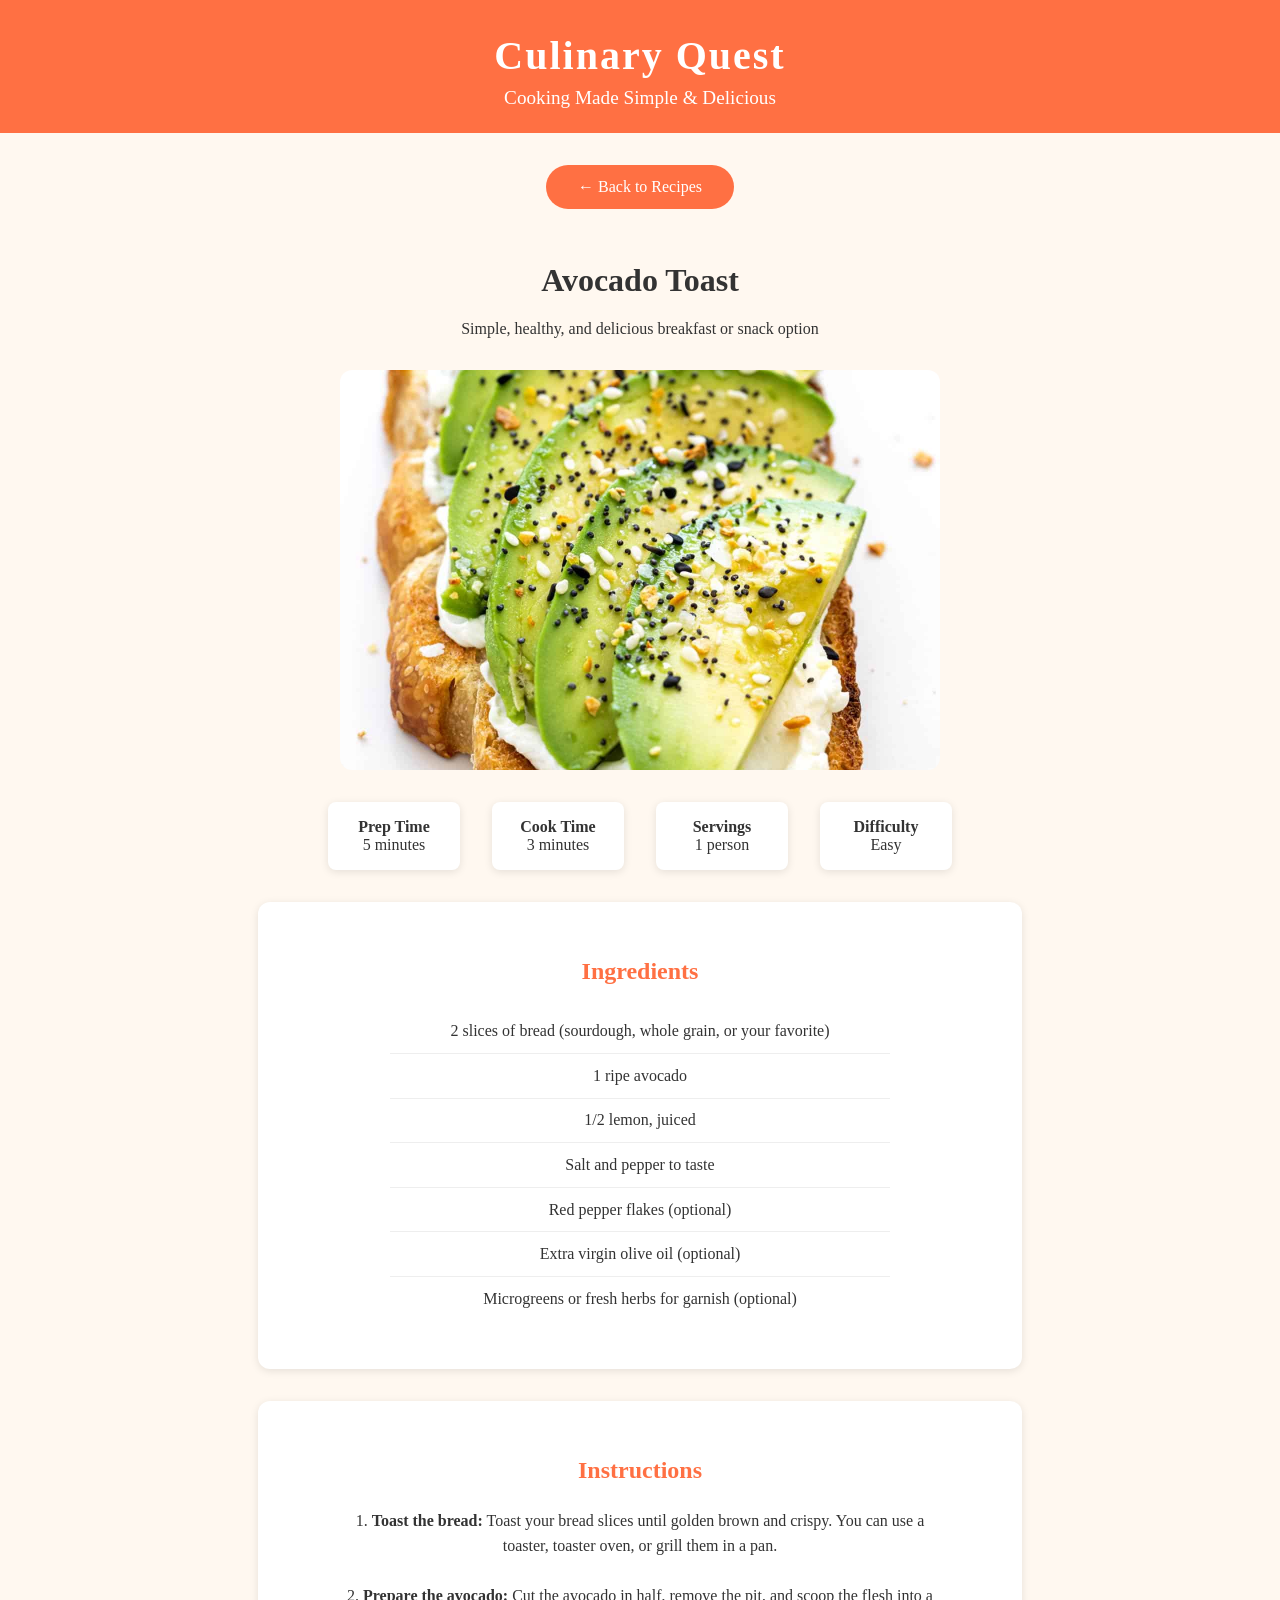
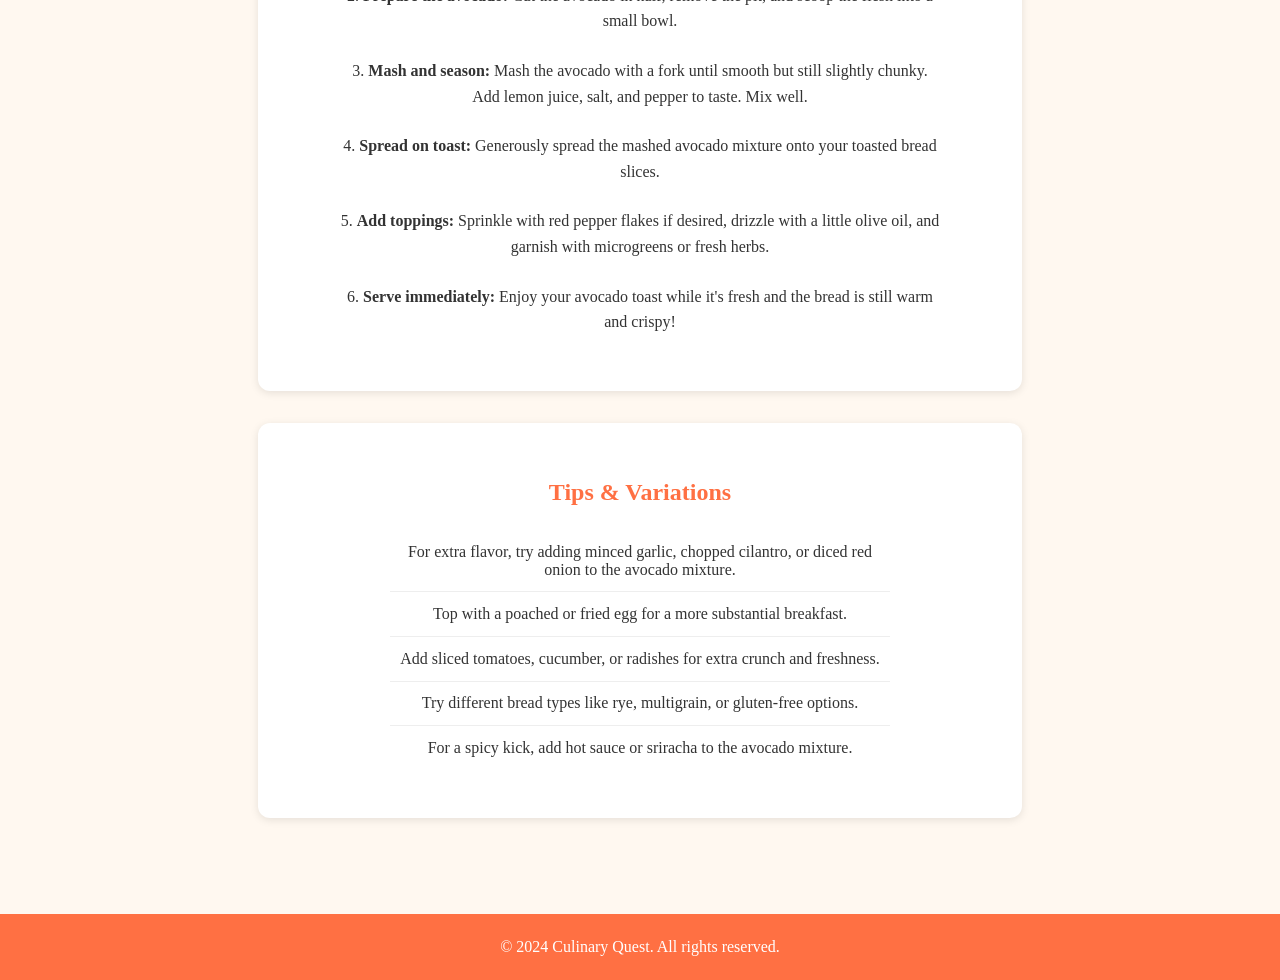
<file: avocado-toast.html>
<!DOCTYPE html>
<html lang="en">
<head>
  <meta charset="UTF-8">
  <meta name="viewport" content="width=device-width, initial-scale=1.0">
  <title>Avocado Toast Recipe - Culinary Quest</title>
  <link rel="stylesheet" href="style.css">
  <style>
    .recipe-page {
      max-width: 800px;
      margin: 0 auto;
      padding: 2rem 1rem;
      text-align: center;
    }
    
    .recipe-header {
      text-align: center;
      margin-bottom: 2rem;
    }
    
    .recipe-image {
      width: 100%;
      max-width: 600px;
      height: 400px;
      object-fit: cover;
      border-radius: 12px;
      margin: 0 auto 2rem auto;
      display: block;
    }
    
    .recipe-info {
      display: flex;
      justify-content: center;
      gap: 2rem;
      margin-bottom: 2rem;
      flex-wrap: wrap;
    }
    
    .info-item {
      text-align: center;
      background: #fff;
      padding: 1rem;
      border-radius: 8px;
      box-shadow: 0 2px 8px rgba(0,0,0,0.1);
      min-width: 100px;
    }
    
    .ingredients, .instructions {
      background: #fff;
      padding: 2rem;
      border-radius: 12px;
      margin: 0 auto 2rem auto;
      box-shadow: 0 2px 8px rgba(0,0,0,0.1);
      text-align: center;
      max-width: 700px;
      width: 100%;
    }
    
    .ingredients h3, .instructions h3 {
      color: #ff7043;
      margin-bottom: 1.5rem;
      text-align: center;
      font-size: 1.5rem;
    }
    
    .ingredients ul {
      list-style: none;
      padding: 0;
      text-align: center;
    }
    
    .ingredients li {
      padding: 0.8rem 0;
      border-bottom: 1px solid #eee;
      text-align: center;
      margin: 0 auto;
      max-width: 500px;
    }
    
    .ingredients li:last-child {
      border-bottom: none;
    }
    
    .instructions ol {
      padding-left: 0;
      text-align: center;
      list-style-position: inside;
    }
    
    .instructions li {
      margin-bottom: 1.5rem;
      line-height: 1.6;
      text-align: center;
      max-width: 600px;
      margin-left: auto;
      margin-right: auto;
    }
    
    .back-btn {
      display: inline-block;
      background: #ff7043;
      color: #fff;
      padding: 0.8rem 2rem;
      text-decoration: none;
      border-radius: 30px;
      margin-bottom: 2rem;
      transition: background 0.2s;
    }
    
    .back-btn:hover {
      background: #d84315;
    }
  </style>
</head>
<body>
  <header>
    <h1>Culinary Quest</h1>
    <p>Cooking Made Simple & Delicious</p>
  </header>

  <div class="recipe-page">
    <a href="cooking-landing.html" class="back-btn">← Back to Recipes</a>
    
    <div class="recipe-header">
      <h1>Avocado Toast</h1>
      <p>Simple, healthy, and delicious breakfast or snack option</p>
    </div>
    
    <img src="Images/avocado-toast-11.jpg" alt="Avocado Toast" class="recipe-image">
    
    <div class="recipe-info">
      <div class="info-item">
        <strong>Prep Time</strong><br>
        5 minutes
      </div>
      <div class="info-item">
        <strong>Cook Time</strong><br>
        3 minutes
      </div>
      <div class="info-item">
        <strong>Servings</strong><br>
        1 person
      </div>
      <div class="info-item">
        <strong>Difficulty</strong><br>
        Easy
      </div>
    </div>
    
    <div class="ingredients">
      <h3>Ingredients</h3>
      <ul>
        <li>2 slices of bread (sourdough, whole grain, or your favorite)</li>
        <li>1 ripe avocado</li>
        <li>1/2 lemon, juiced</li>
        <li>Salt and pepper to taste</li>
        <li>Red pepper flakes (optional)</li>
        <li>Extra virgin olive oil (optional)</li>
        <li>Microgreens or fresh herbs for garnish (optional)</li>
      </ul>
    </div>
    
    <div class="instructions">
      <h3>Instructions</h3>
      <ol>
        <li><strong>Toast the bread:</strong> Toast your bread slices until golden brown and crispy. You can use a toaster, toaster oven, or grill them in a pan.</li>
        
        <li><strong>Prepare the avocado:</strong> Cut the avocado in half, remove the pit, and scoop the flesh into a small bowl.</li>
        
        <li><strong>Mash and season:</strong> Mash the avocado with a fork until smooth but still slightly chunky. Add lemon juice, salt, and pepper to taste. Mix well.</li>
        
        <li><strong>Spread on toast:</strong> Generously spread the mashed avocado mixture onto your toasted bread slices.</li>
        
        <li><strong>Add toppings:</strong> Sprinkle with red pepper flakes if desired, drizzle with a little olive oil, and garnish with microgreens or fresh herbs.</li>
        
        <li><strong>Serve immediately:</strong> Enjoy your avocado toast while it's fresh and the bread is still warm and crispy!</li>
      </ol>
    </div>
    
    <div class="ingredients">
      <h3>Tips & Variations</h3>
      <ul>
        <li>For extra flavor, try adding minced garlic, chopped cilantro, or diced red onion to the avocado mixture.</li>
        <li>Top with a poached or fried egg for a more substantial breakfast.</li>
        <li>Add sliced tomatoes, cucumber, or radishes for extra crunch and freshness.</li>
        <li>Try different bread types like rye, multigrain, or gluten-free options.</li>
        <li>For a spicy kick, add hot sauce or sriracha to the avocado mixture.</li>
      </ul>
    </div>
  </div>

  <footer>
    &copy; 2024 Culinary Quest. All rights reserved.
  </footer>
</body>
</html>
</file>
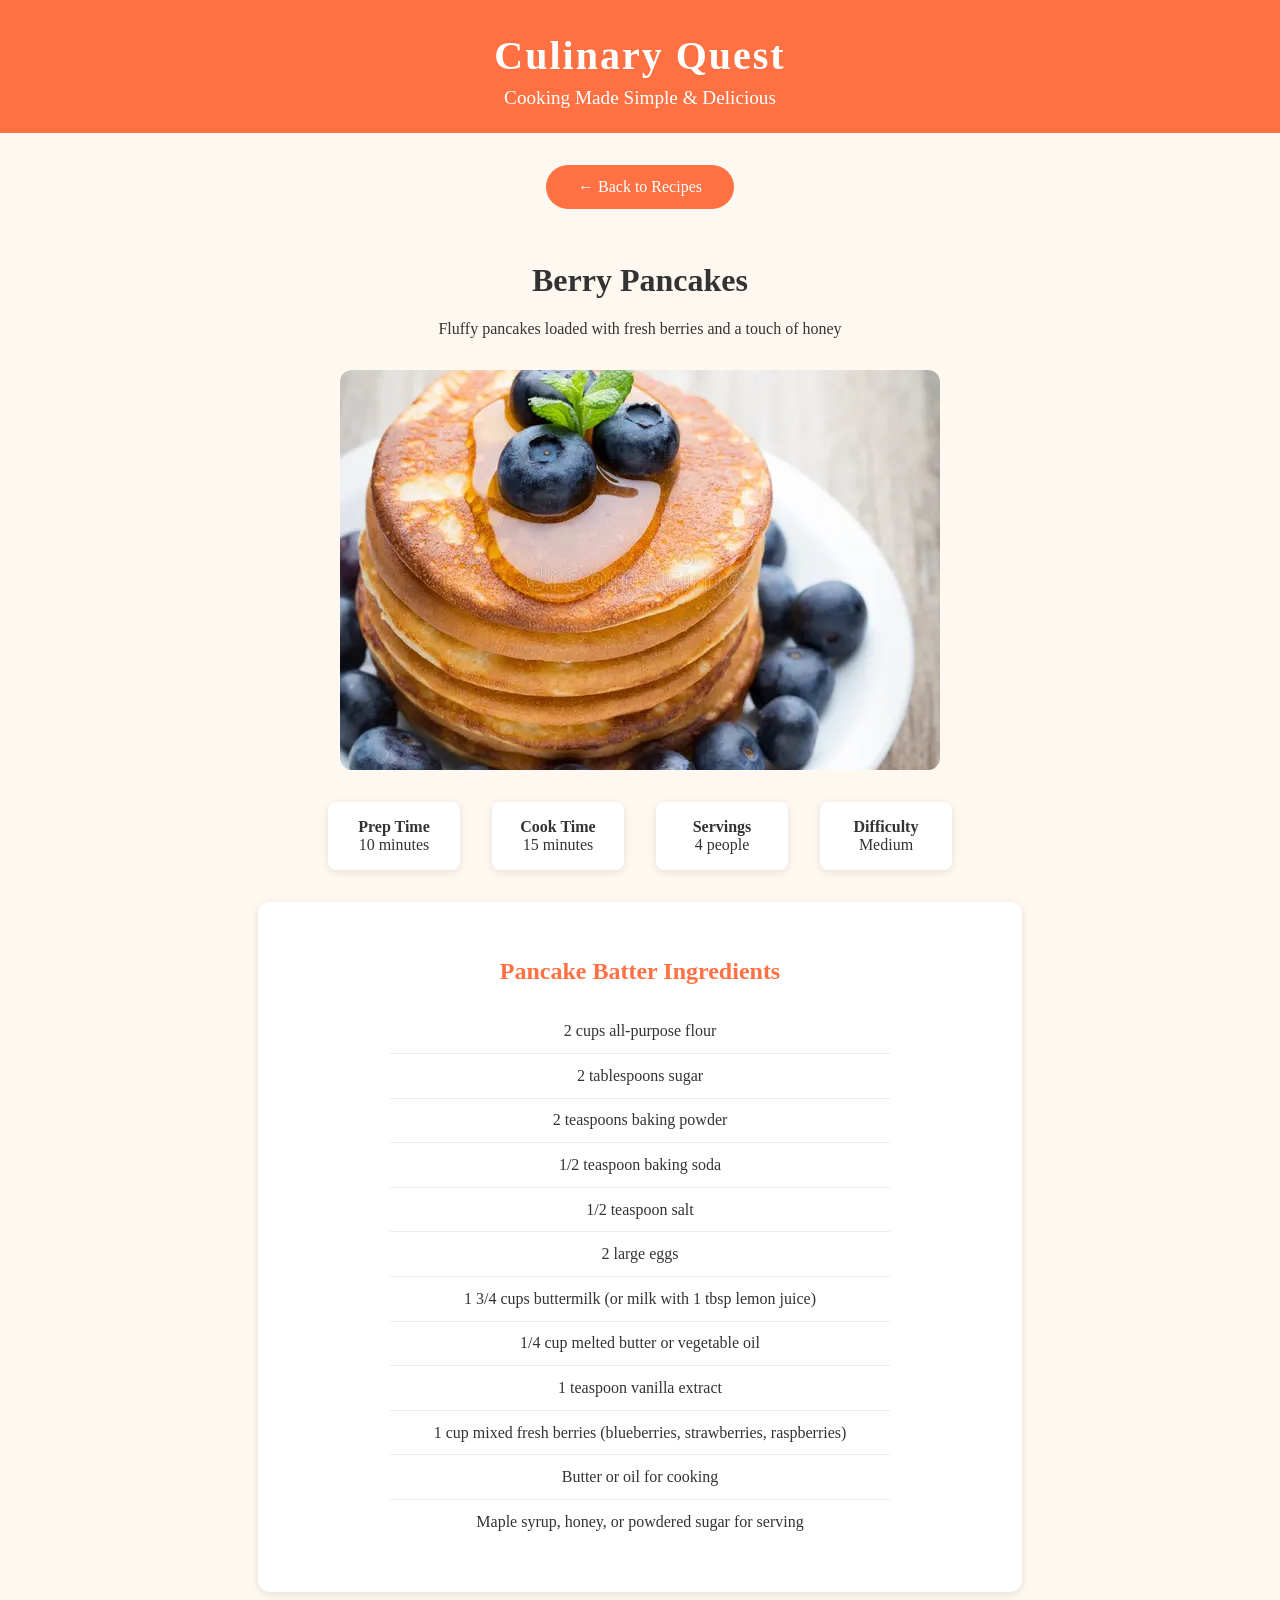
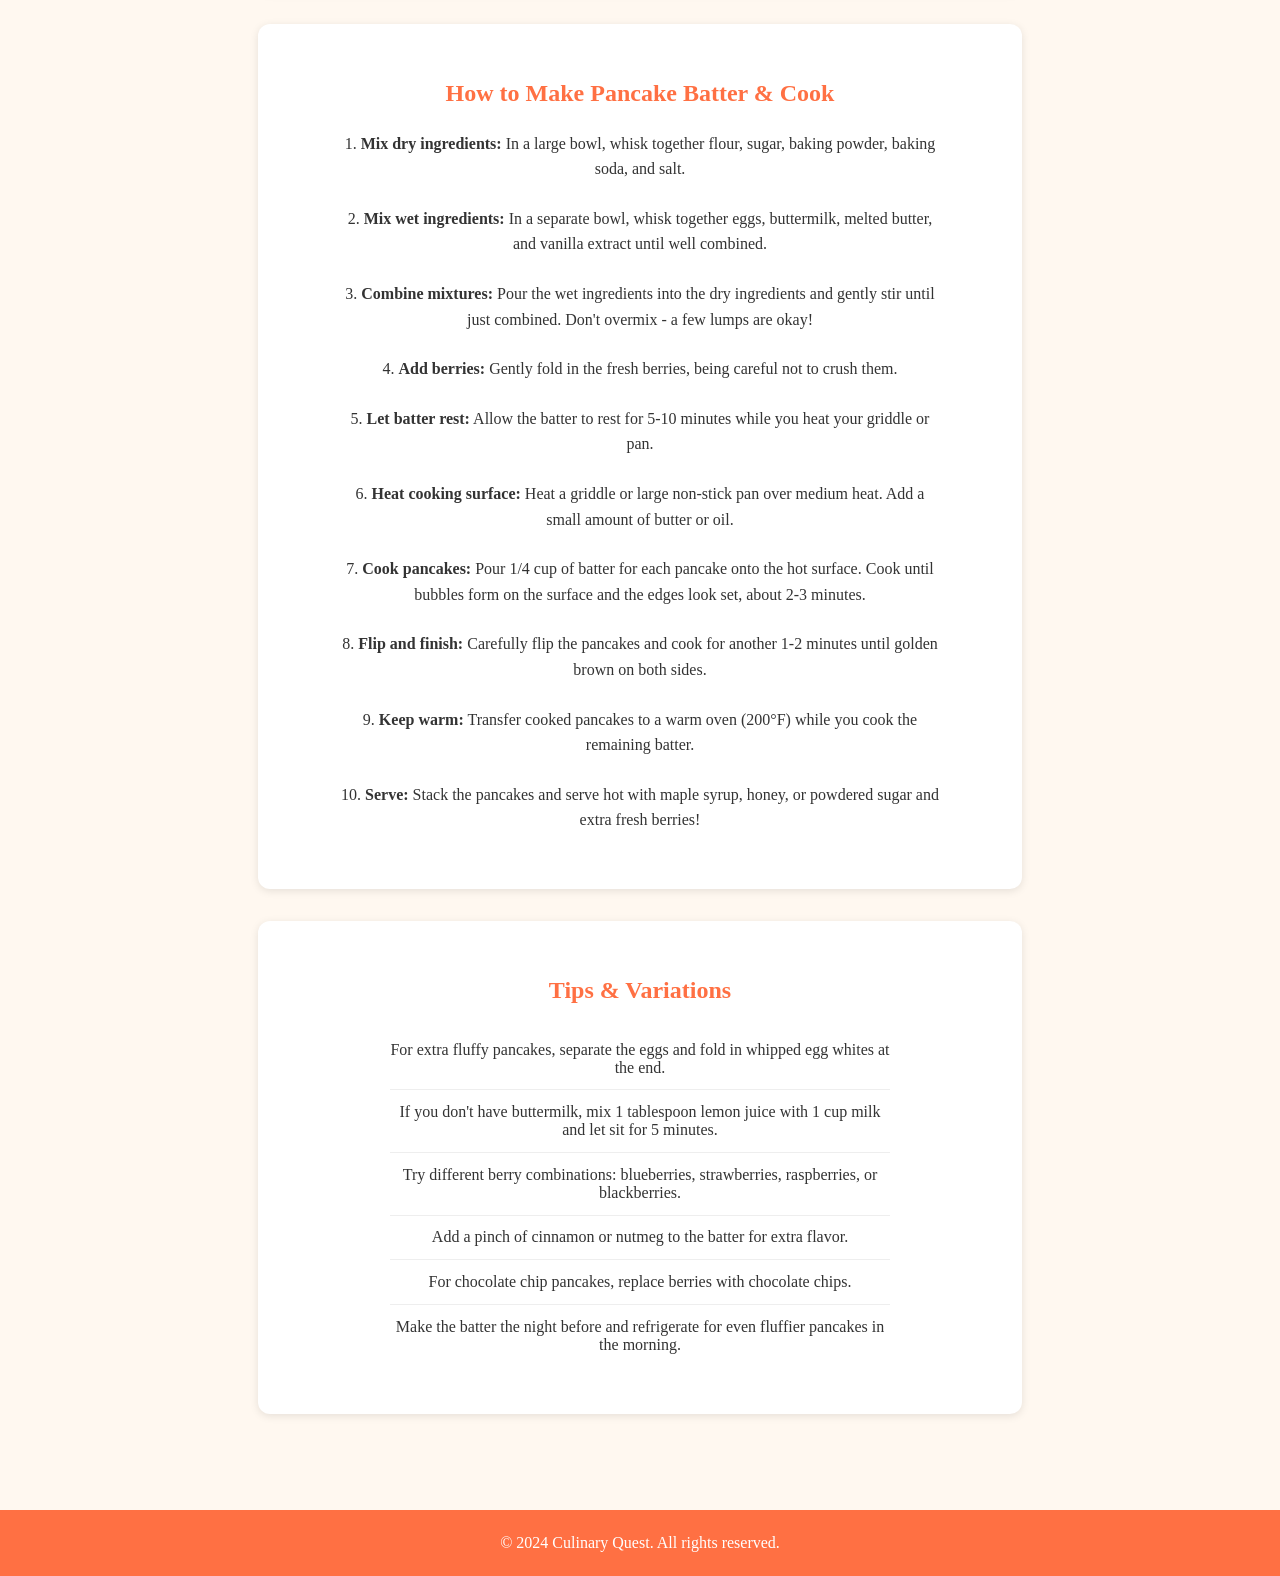
<file: berry-pancakes.html>
<!DOCTYPE html>
<html lang="en">
<head>
  <meta charset="UTF-8">
  <meta name="viewport" content="width=device-width, initial-scale=1.0">
  <title>Berry Pancakes Recipe - Culinary Quest</title>
  <link rel="stylesheet" href="style.css">
  <style>
    .recipe-page {
      max-width: 800px;
      margin: 0 auto;
      padding: 2rem 1rem;
      text-align: center;
    }
    
    .recipe-header {
      text-align: center;
      margin-bottom: 2rem;
    }
    
    .recipe-image {
      width: 100%;
      max-width: 600px;
      height: 400px;
      object-fit: cover;
      border-radius: 12px;
      margin: 0 auto 2rem auto;
      display: block;
    }
    
    .recipe-info {
      display: flex;
      justify-content: center;
      gap: 2rem;
      margin-bottom: 2rem;
      flex-wrap: wrap;
    }
    
    .info-item {
      text-align: center;
      background: #fff;
      padding: 1rem;
      border-radius: 8px;
      box-shadow: 0 2px 8px rgba(0,0,0,0.1);
      min-width: 100px;
    }
    
    .ingredients, .instructions {
      background: #fff;
      padding: 2rem;
      border-radius: 12px;
      margin: 0 auto 2rem auto;
      box-shadow: 0 2px 8px rgba(0,0,0,0.1);
      text-align: center;
      max-width: 700px;
      width: 100%;
    }
    
    .ingredients h3, .instructions h3 {
      color: #ff7043;
      margin-bottom: 1.5rem;
      text-align: center;
      font-size: 1.5rem;
    }
    
    .ingredients ul {
      list-style: none;
      padding: 0;
      text-align: center;
    }
    
    .ingredients li {
      padding: 0.8rem 0;
      border-bottom: 1px solid #eee;
      text-align: center;
      margin: 0 auto;
      max-width: 500px;
    }
    
    .ingredients li:last-child {
      border-bottom: none;
    }
    
    .instructions ol {
      padding-left: 0;
      text-align: center;
      list-style-position: inside;
    }
    
    .instructions li {
      margin-bottom: 1.5rem;
      line-height: 1.6;
      text-align: center;
      max-width: 600px;
      margin-left: auto;
      margin-right: auto;
    }
    
    .back-btn {
      display: inline-block;
      background: #ff7043;
      color: #fff;
      padding: 0.8rem 2rem;
      text-decoration: none;
      border-radius: 30px;
      margin-bottom: 2rem;
      transition: background 0.2s;
    }
    
    .back-btn:hover {
      background: #d84315;
    }
  </style>
</head>
<body>
  <header>
    <h1>Culinary Quest</h1>
    <p>Cooking Made Simple & Delicious</p>
  </header>

  <div class="recipe-page">
    <a href="cooking-landing.html" class="back-btn">← Back to Recipes</a>
    
    <div class="recipe-header">
      <h1>Berry Pancakes</h1>
      <p>Fluffy pancakes loaded with fresh berries and a touch of honey</p>
    </div>
    
    <img src="Images/stack-pancakes-blueberry-fresh-berry-67233933.webp" alt="Berry Pancakes" class="recipe-image">
    
    <div class="recipe-info">
      <div class="info-item">
        <strong>Prep Time</strong><br>
        10 minutes
      </div>
      <div class="info-item">
        <strong>Cook Time</strong><br>
        15 minutes
      </div>
      <div class="info-item">
        <strong>Servings</strong><br>
        4 people
      </div>
      <div class="info-item">
        <strong>Difficulty</strong><br>
        Medium
      </div>
    </div>
    
    <div class="ingredients">
      <h3>Pancake Batter Ingredients</h3>
      <ul>
        <li>2 cups all-purpose flour</li>
        <li>2 tablespoons sugar</li>
        <li>2 teaspoons baking powder</li>
        <li>1/2 teaspoon baking soda</li>
        <li>1/2 teaspoon salt</li>
        <li>2 large eggs</li>
        <li>1 3/4 cups buttermilk (or milk with 1 tbsp lemon juice)</li>
        <li>1/4 cup melted butter or vegetable oil</li>
        <li>1 teaspoon vanilla extract</li>
        <li>1 cup mixed fresh berries (blueberries, strawberries, raspberries)</li>
        <li>Butter or oil for cooking</li>
        <li>Maple syrup, honey, or powdered sugar for serving</li>
      </ul>
    </div>
    
    <div class="instructions">
      <h3>How to Make Pancake Batter & Cook</h3>
      <ol>
        <li><strong>Mix dry ingredients:</strong> In a large bowl, whisk together flour, sugar, baking powder, baking soda, and salt.</li>
        
        <li><strong>Mix wet ingredients:</strong> In a separate bowl, whisk together eggs, buttermilk, melted butter, and vanilla extract until well combined.</li>
        
        <li><strong>Combine mixtures:</strong> Pour the wet ingredients into the dry ingredients and gently stir until just combined. Don't overmix - a few lumps are okay!</li>
        
        <li><strong>Add berries:</strong> Gently fold in the fresh berries, being careful not to crush them.</li>
        
        <li><strong>Let batter rest:</strong> Allow the batter to rest for 5-10 minutes while you heat your griddle or pan.</li>
        
        <li><strong>Heat cooking surface:</strong> Heat a griddle or large non-stick pan over medium heat. Add a small amount of butter or oil.</li>
        
        <li><strong>Cook pancakes:</strong> Pour 1/4 cup of batter for each pancake onto the hot surface. Cook until bubbles form on the surface and the edges look set, about 2-3 minutes.</li>
        
        <li><strong>Flip and finish:</strong> Carefully flip the pancakes and cook for another 1-2 minutes until golden brown on both sides.</li>
        
        <li><strong>Keep warm:</strong> Transfer cooked pancakes to a warm oven (200°F) while you cook the remaining batter.</li>
        
        <li><strong>Serve:</strong> Stack the pancakes and serve hot with maple syrup, honey, or powdered sugar and extra fresh berries!</li>
      </ol>
    </div>
    
    <div class="ingredients">
      <h3>Tips & Variations</h3>
      <ul>
        <li>For extra fluffy pancakes, separate the eggs and fold in whipped egg whites at the end.</li>
        <li>If you don't have buttermilk, mix 1 tablespoon lemon juice with 1 cup milk and let sit for 5 minutes.</li>
        <li>Try different berry combinations: blueberries, strawberries, raspberries, or blackberries.</li>
        <li>Add a pinch of cinnamon or nutmeg to the batter for extra flavor.</li>
        <li>For chocolate chip pancakes, replace berries with chocolate chips.</li>
        <li>Make the batter the night before and refrigerate for even fluffier pancakes in the morning.</li>
      </ul>
    </div>
  </div>

  <footer>
    &copy; 2024 Culinary Quest. All rights reserved.
  </footer>
</body>
</html>
</file>
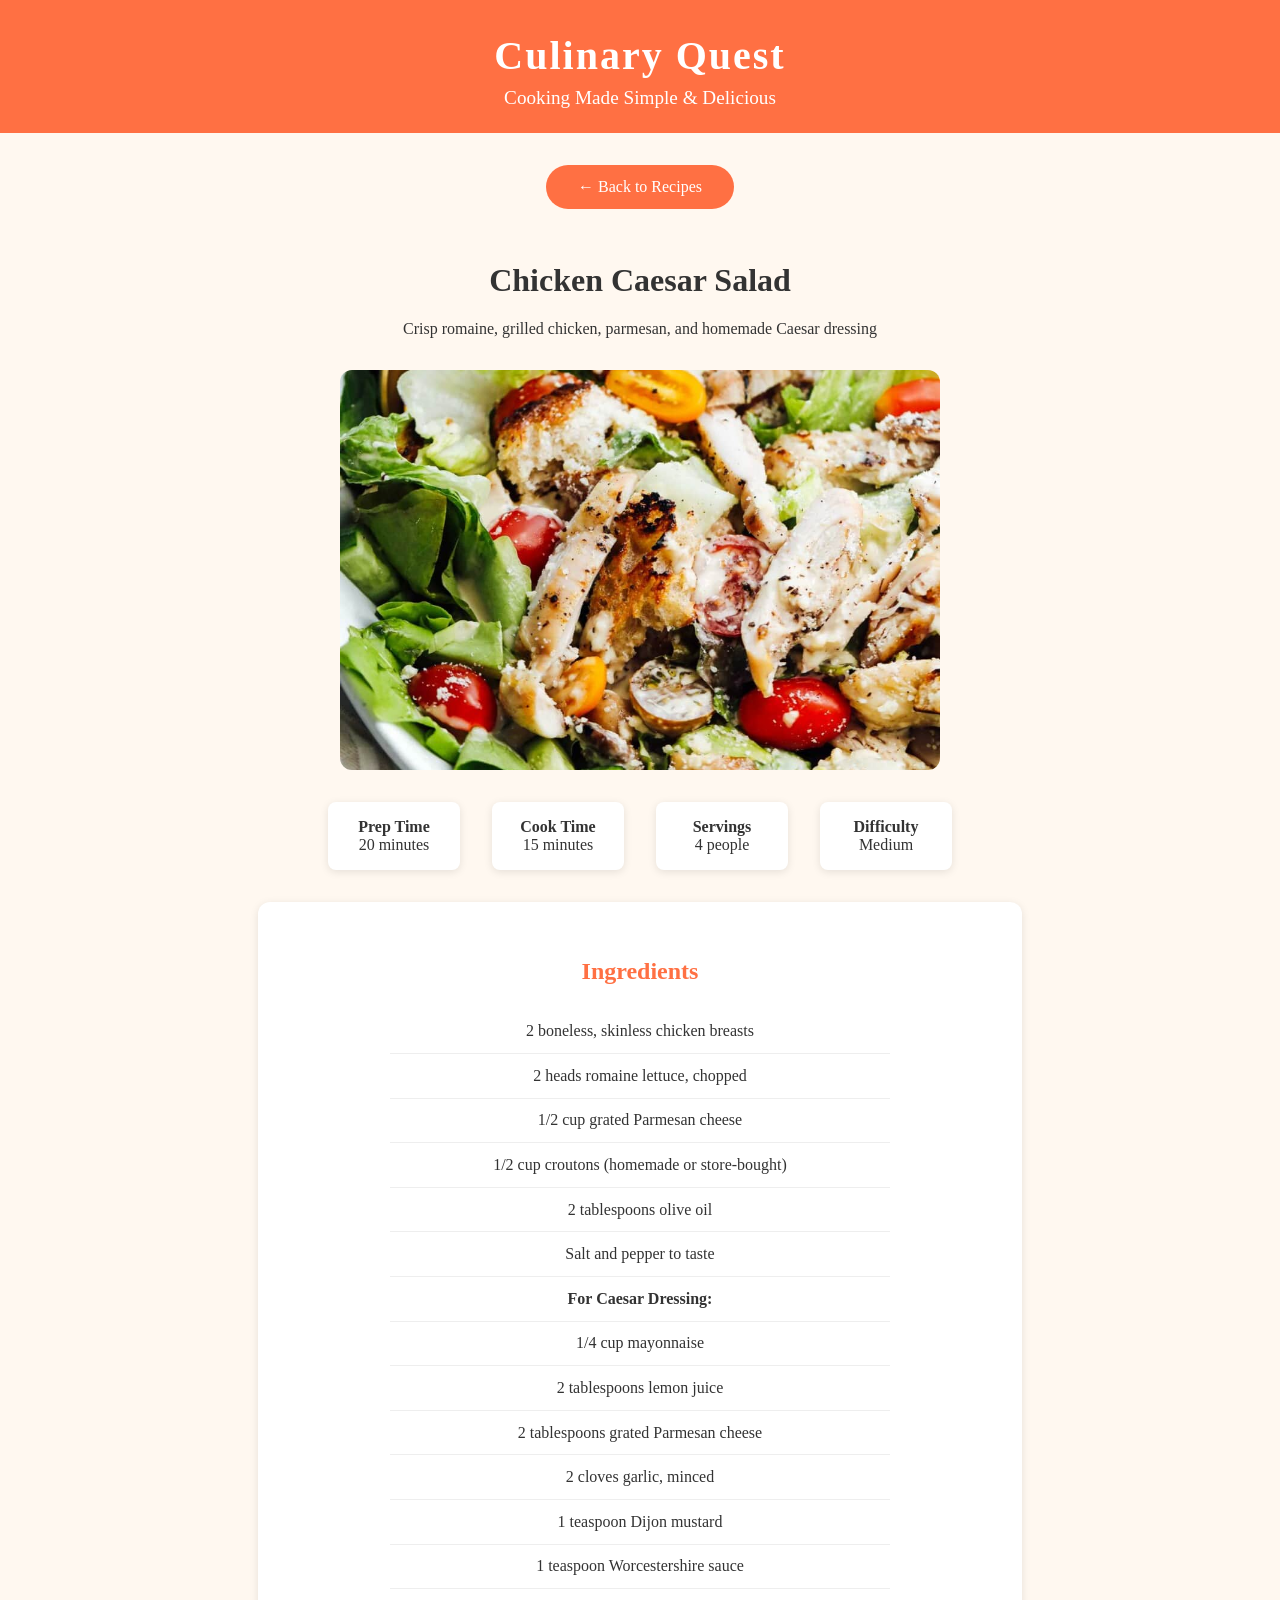
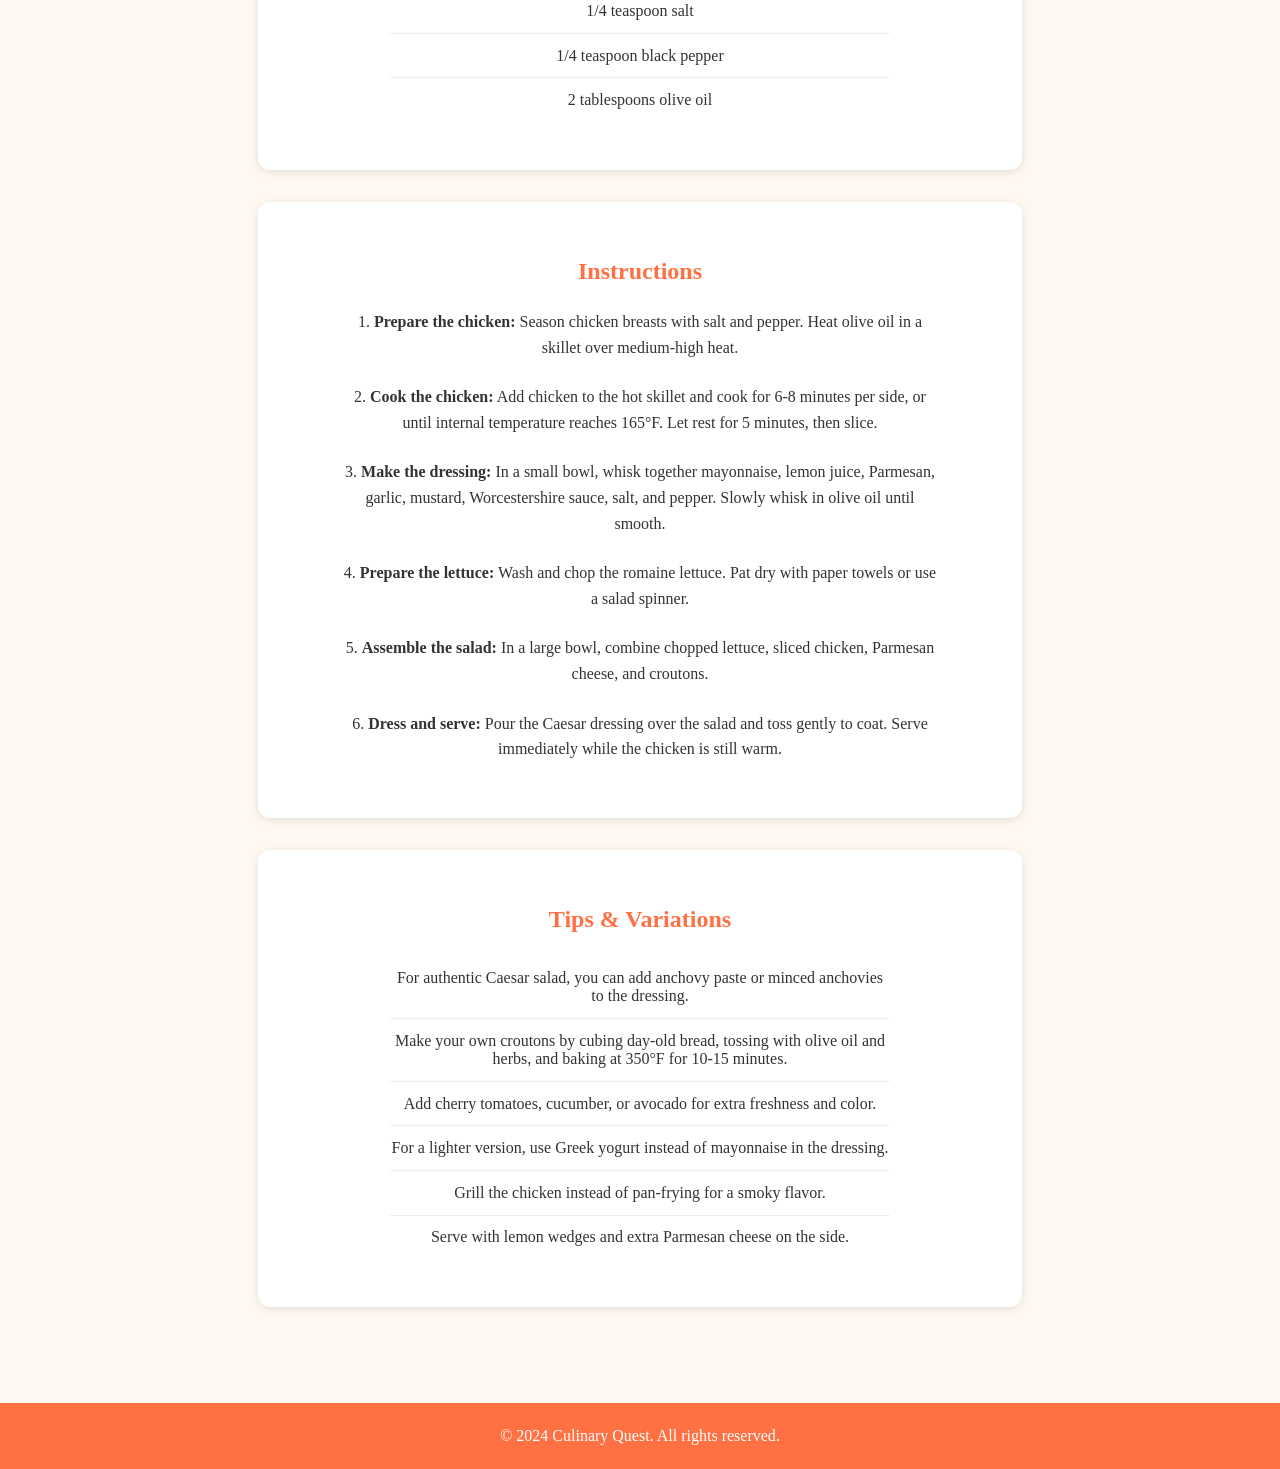
<file: chicken-caesar-salad.html>
<!DOCTYPE html>
<html lang="en">
<head>
  <meta charset="UTF-8">
  <meta name="viewport" content="width=device-width, initial-scale=1.0">
  <title>Chicken Caesar Salad Recipe - Culinary Quest</title>
  <link rel="stylesheet" href="style.css">
  <style>
    .recipe-page {
      max-width: 800px;
      margin: 0 auto;
      padding: 2rem 1rem;
      text-align: center;
    }
    
    .recipe-header {
      text-align: center;
      margin-bottom: 2rem;
    }
    
    .recipe-image {
      width: 100%;
      max-width: 600px;
      height: 400px;
      object-fit: cover;
      border-radius: 12px;
      margin: 0 auto 2rem auto;
      display: block;
    }
    
    .recipe-info {
      display: flex;
      justify-content: center;
      gap: 2rem;
      margin-bottom: 2rem;
      flex-wrap: wrap;
    }
    
    .info-item {
      text-align: center;
      background: #fff;
      padding: 1rem;
      border-radius: 8px;
      box-shadow: 0 2px 8px rgba(0,0,0,0.1);
      min-width: 100px;
    }
    
    .ingredients, .instructions {
      background: #fff;
      padding: 2rem;
      border-radius: 12px;
      margin: 0 auto 2rem auto;
      box-shadow: 0 2px 8px rgba(0,0,0,0.1);
      text-align: center;
      max-width: 700px;
      width: 100%;
    }
    
    .ingredients h3, .instructions h3 {
      color: #ff7043;
      margin-bottom: 1.5rem;
      text-align: center;
      font-size: 1.5rem;
    }
    
    .ingredients ul {
      list-style: none;
      padding: 0;
      text-align: center;
    }
    
    .ingredients li {
      padding: 0.8rem 0;
      border-bottom: 1px solid #eee;
      text-align: center;
      margin: 0 auto;
      max-width: 500px;
    }
    
    .ingredients li:last-child {
      border-bottom: none;
    }
    
    .instructions ol {
      padding-left: 0;
      text-align: center;
      list-style-position: inside;
    }
    
    .instructions li {
      margin-bottom: 1.5rem;
      line-height: 1.6;
      text-align: center;
      max-width: 600px;
      margin-left: auto;
      margin-right: auto;
    }
    
    .back-btn {
      display: inline-block;
      background: #ff7043;
      color: #fff;
      padding: 0.8rem 2rem;
      text-decoration: none;
      border-radius: 30px;
      margin-bottom: 2rem;
      transition: background 0.2s;
    }
    
    .back-btn:hover {
      background: #d84315;
    }
  </style>
</head>
<body>
  <header>
    <h1>Culinary Quest</h1>
    <p>Cooking Made Simple & Delicious</p>
  </header>

  <div class="recipe-page">
    <a href="cooking-landing.html" class="back-btn">← Back to Recipes</a>
    
    <div class="recipe-header">
      <h1>Chicken Caesar Salad</h1>
      <p>Crisp romaine, grilled chicken, parmesan, and homemade Caesar dressing</p>
    </div>
    
    <img src="Images/grilled-chicken-caesar-salad-7-1000x1470.jpg" alt="Chicken Caesar Salad" class="recipe-image">
    
    <div class="recipe-info">
      <div class="info-item">
        <strong>Prep Time</strong><br>
        20 minutes
      </div>
      <div class="info-item">
        <strong>Cook Time</strong><br>
        15 minutes
      </div>
      <div class="info-item">
        <strong>Servings</strong><br>
        4 people
      </div>
      <div class="info-item">
        <strong>Difficulty</strong><br>
        Medium
      </div>
    </div>
    
    <div class="ingredients">
      <h3>Ingredients</h3>
      <ul>
        <li>2 boneless, skinless chicken breasts</li>
        <li>2 heads romaine lettuce, chopped</li>
        <li>1/2 cup grated Parmesan cheese</li>
        <li>1/2 cup croutons (homemade or store-bought)</li>
        <li>2 tablespoons olive oil</li>
        <li>Salt and pepper to taste</li>
        <li><strong>For Caesar Dressing:</strong></li>
        <li>1/4 cup mayonnaise</li>
        <li>2 tablespoons lemon juice</li>
        <li>2 tablespoons grated Parmesan cheese</li>
        <li>2 cloves garlic, minced</li>
        <li>1 teaspoon Dijon mustard</li>
        <li>1 teaspoon Worcestershire sauce</li>
        <li>1/4 teaspoon salt</li>
        <li>1/4 teaspoon black pepper</li>
        <li>2 tablespoons olive oil</li>
      </ul>
    </div>
    
    <div class="instructions">
      <h3>Instructions</h3>
      <ol>
        <li><strong>Prepare the chicken:</strong> Season chicken breasts with salt and pepper. Heat olive oil in a skillet over medium-high heat.</li>
        
        <li><strong>Cook the chicken:</strong> Add chicken to the hot skillet and cook for 6-8 minutes per side, or until internal temperature reaches 165°F. Let rest for 5 minutes, then slice.</li>
        
        <li><strong>Make the dressing:</strong> In a small bowl, whisk together mayonnaise, lemon juice, Parmesan, garlic, mustard, Worcestershire sauce, salt, and pepper. Slowly whisk in olive oil until smooth.</li>
        
        <li><strong>Prepare the lettuce:</strong> Wash and chop the romaine lettuce. Pat dry with paper towels or use a salad spinner.</li>
        
        <li><strong>Assemble the salad:</strong> In a large bowl, combine chopped lettuce, sliced chicken, Parmesan cheese, and croutons.</li>
        
        <li><strong>Dress and serve:</strong> Pour the Caesar dressing over the salad and toss gently to coat. Serve immediately while the chicken is still warm.</li>
      </ol>
    </div>
    
    <div class="ingredients">
      <h3>Tips & Variations</h3>
      <ul>
        <li>For authentic Caesar salad, you can add anchovy paste or minced anchovies to the dressing.</li>
        <li>Make your own croutons by cubing day-old bread, tossing with olive oil and herbs, and baking at 350°F for 10-15 minutes.</li>
        <li>Add cherry tomatoes, cucumber, or avocado for extra freshness and color.</li>
        <li>For a lighter version, use Greek yogurt instead of mayonnaise in the dressing.</li>
        <li>Grill the chicken instead of pan-frying for a smoky flavor.</li>
        <li>Serve with lemon wedges and extra Parmesan cheese on the side.</li>
      </ul>
    </div>
  </div>

  <footer>
    &copy; 2024 Culinary Quest. All rights reserved.
  </footer>
</body>
</html>
</file>
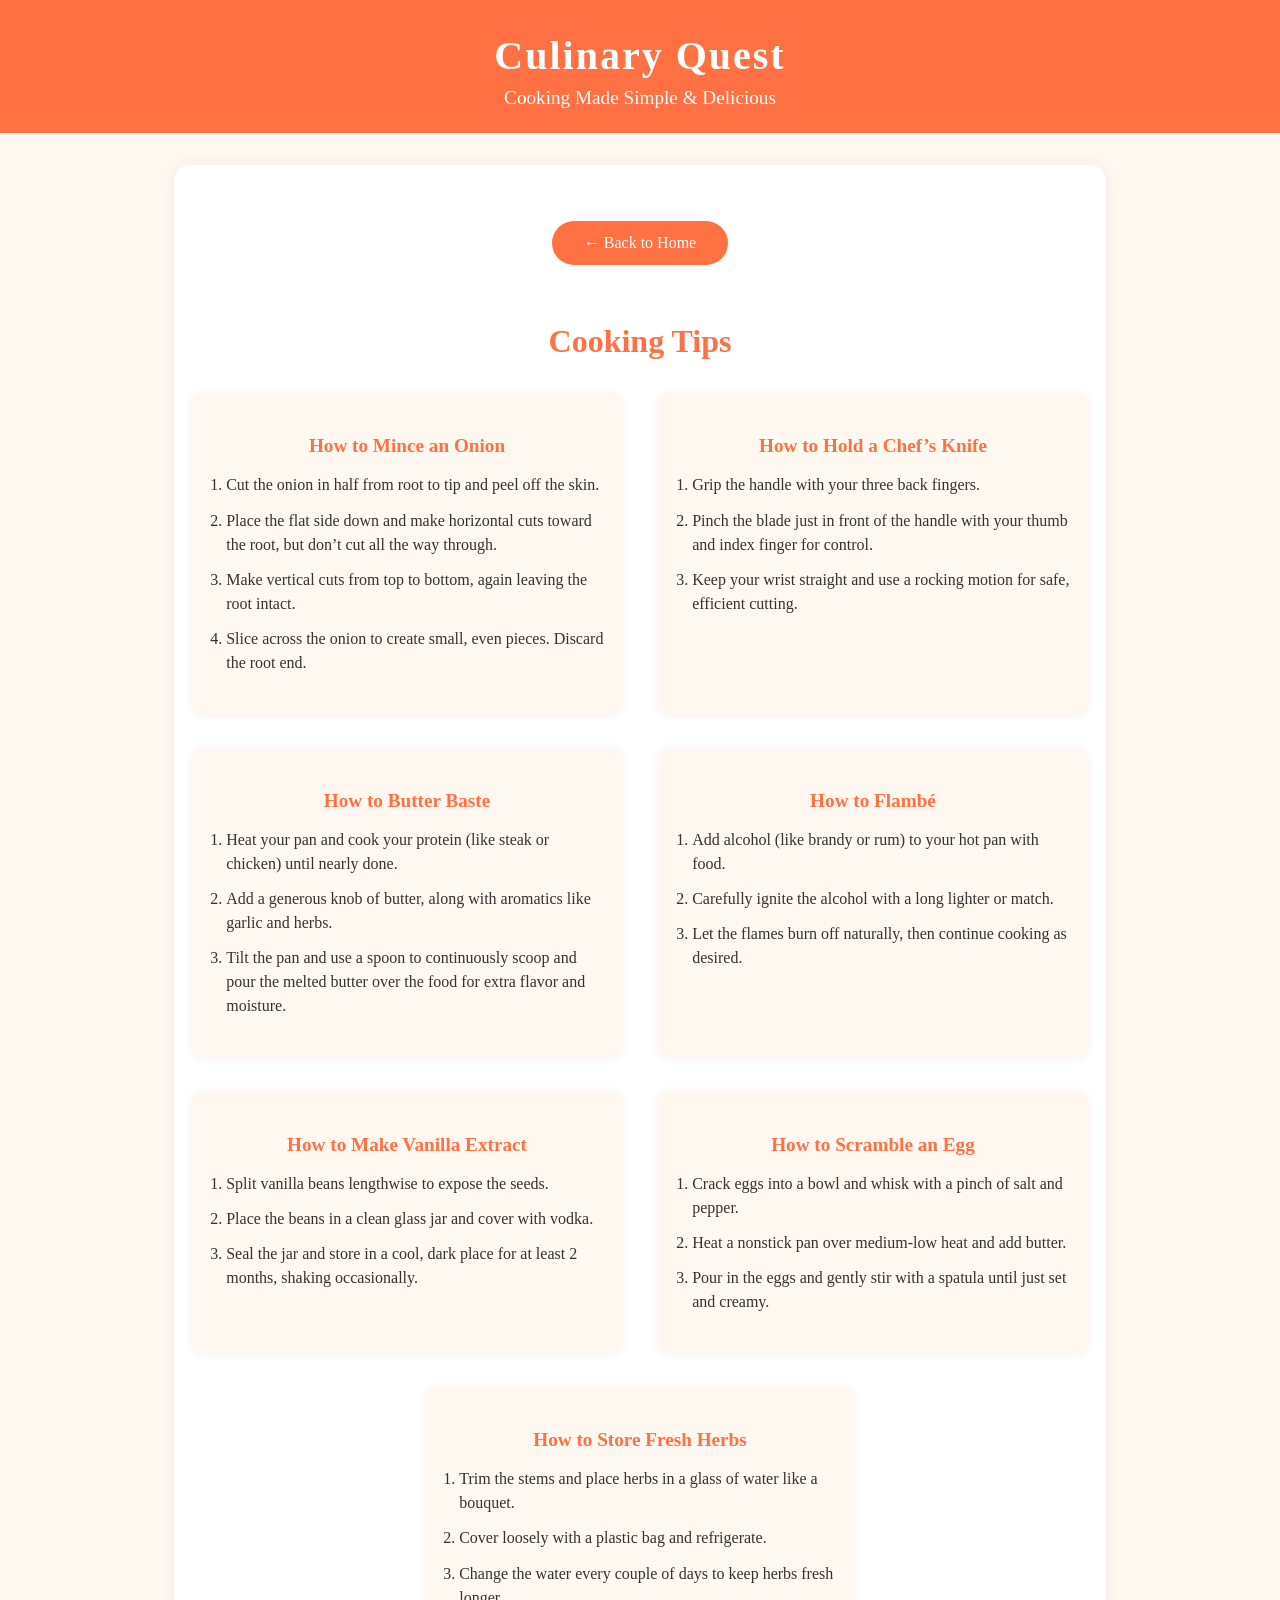
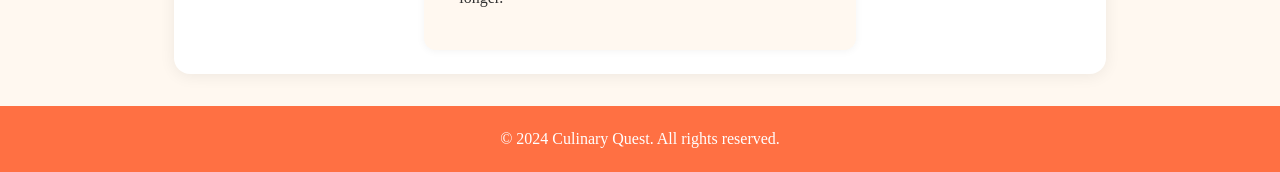
<file: cooking-tips.html>
<!DOCTYPE html>
<html lang="en">
<head>
  <meta charset="UTF-8">
  <meta name="viewport" content="width=device-width, initial-scale=1.0">
  <title>Cooking Tips - Culinary Quest</title>
  <link rel="stylesheet" href="style.css">
  <style>
    .cooking-tips-page {
      max-width: 900px;
      margin: 2rem auto 1rem auto;
      background: #fff;
      border-radius: 16px;
      box-shadow: 0 2px 16px rgba(0,0,0,0.07);
      padding: 2.5rem 1rem 1.5rem 1rem;
      text-align: center;
    }
    .tips-list {
      display: flex;
      flex-wrap: wrap;
      gap: 2rem;
      justify-content: center;
      margin-top: 2rem;
    }
    .tip {
      flex: 1 1 320px;
      min-width: 280px;
      max-width: 400px;
      background: #fff8f0;
      border-radius: 12px;
      box-shadow: 0 1px 8px rgba(0,0,0,0.05);
      padding: 1.5rem 1rem;
      margin: 0 auto;
      text-align: left;
    }
    .tip h3 {
      color: #ff7043;
      margin-bottom: 1rem;
      font-size: 1.2rem;
      text-align: center;
    }
    .tip ol {
      padding-left: 1.2rem;
    }
    .tip li {
      margin-bottom: 0.7rem;
      line-height: 1.5;
    }
    .back-btn {
      display: inline-block;
      background: #ff7043;
      color: #fff;
      padding: 0.8rem 2rem;
      text-decoration: none;
      border-radius: 30px;
      margin-bottom: 2rem;
      margin-top: 1rem;
      transition: background 0.2s;
    }
    .back-btn:hover {
      background: #d84315;
    }
  </style>
</head>
<body>
  <header>
    <h1>Culinary Quest</h1>
    <p>Cooking Made Simple & Delicious</p>
  </header>

  <div class="cooking-tips-page">
    <a href="cooking-landing.html" class="back-btn">← Back to Home</a>
    <h2 class="section-title">Cooking Tips</h2>
    <div class="tips-list">
      <div class="tip">
        <h3>How to Mince an Onion</h3>
        <ol>
          <li>Cut the onion in half from root to tip and peel off the skin.</li>
          <li>Place the flat side down and make horizontal cuts toward the root, but don’t cut all the way through.</li>
          <li>Make vertical cuts from top to bottom, again leaving the root intact.</li>
          <li>Slice across the onion to create small, even pieces. Discard the root end.</li>
        </ol>
      </div>
      <div class="tip">
        <h3>How to Hold a Chef’s Knife</h3>
        <ol>
          <li>Grip the handle with your three back fingers.</li>
          <li>Pinch the blade just in front of the handle with your thumb and index finger for control.</li>
          <li>Keep your wrist straight and use a rocking motion for safe, efficient cutting.</li>
        </ol>
      </div>
      <div class="tip">
        <h3>How to Butter Baste</h3>
        <ol>
          <li>Heat your pan and cook your protein (like steak or chicken) until nearly done.</li>
          <li>Add a generous knob of butter, along with aromatics like garlic and herbs.</li>
          <li>Tilt the pan and use a spoon to continuously scoop and pour the melted butter over the food for extra flavor and moisture.</li>
        </ol>
      </div>
      <div class="tip">
        <h3>How to Flambé</h3>
        <ol>
          <li>Add alcohol (like brandy or rum) to your hot pan with food.</li>
          <li>Carefully ignite the alcohol with a long lighter or match.</li>
          <li>Let the flames burn off naturally, then continue cooking as desired.</li>
        </ol>
      </div>
      <div class="tip">
        <h3>How to Make Vanilla Extract</h3>
        <ol>
          <li>Split vanilla beans lengthwise to expose the seeds.</li>
          <li>Place the beans in a clean glass jar and cover with vodka.</li>
          <li>Seal the jar and store in a cool, dark place for at least 2 months, shaking occasionally.</li>
        </ol>
      </div>
      <div class="tip">
        <h3>How to Scramble an Egg</h3>
        <ol>
          <li>Crack eggs into a bowl and whisk with a pinch of salt and pepper.</li>
          <li>Heat a nonstick pan over medium-low heat and add butter.</li>
          <li>Pour in the eggs and gently stir with a spatula until just set and creamy.</li>
        </ol>
      </div>
      <div class="tip">
        <h3>How to Store Fresh Herbs</h3>
        <ol>
          <li>Trim the stems and place herbs in a glass of water like a bouquet.</li>
          <li>Cover loosely with a plastic bag and refrigerate.</li>
          <li>Change the water every couple of days to keep herbs fresh longer.</li>
        </ol>
      </div>
    </div>
  </div>

  <footer>
    &copy; 2024 Culinary Quest. All rights reserved.
  </footer>
</body>
</html>
</file>
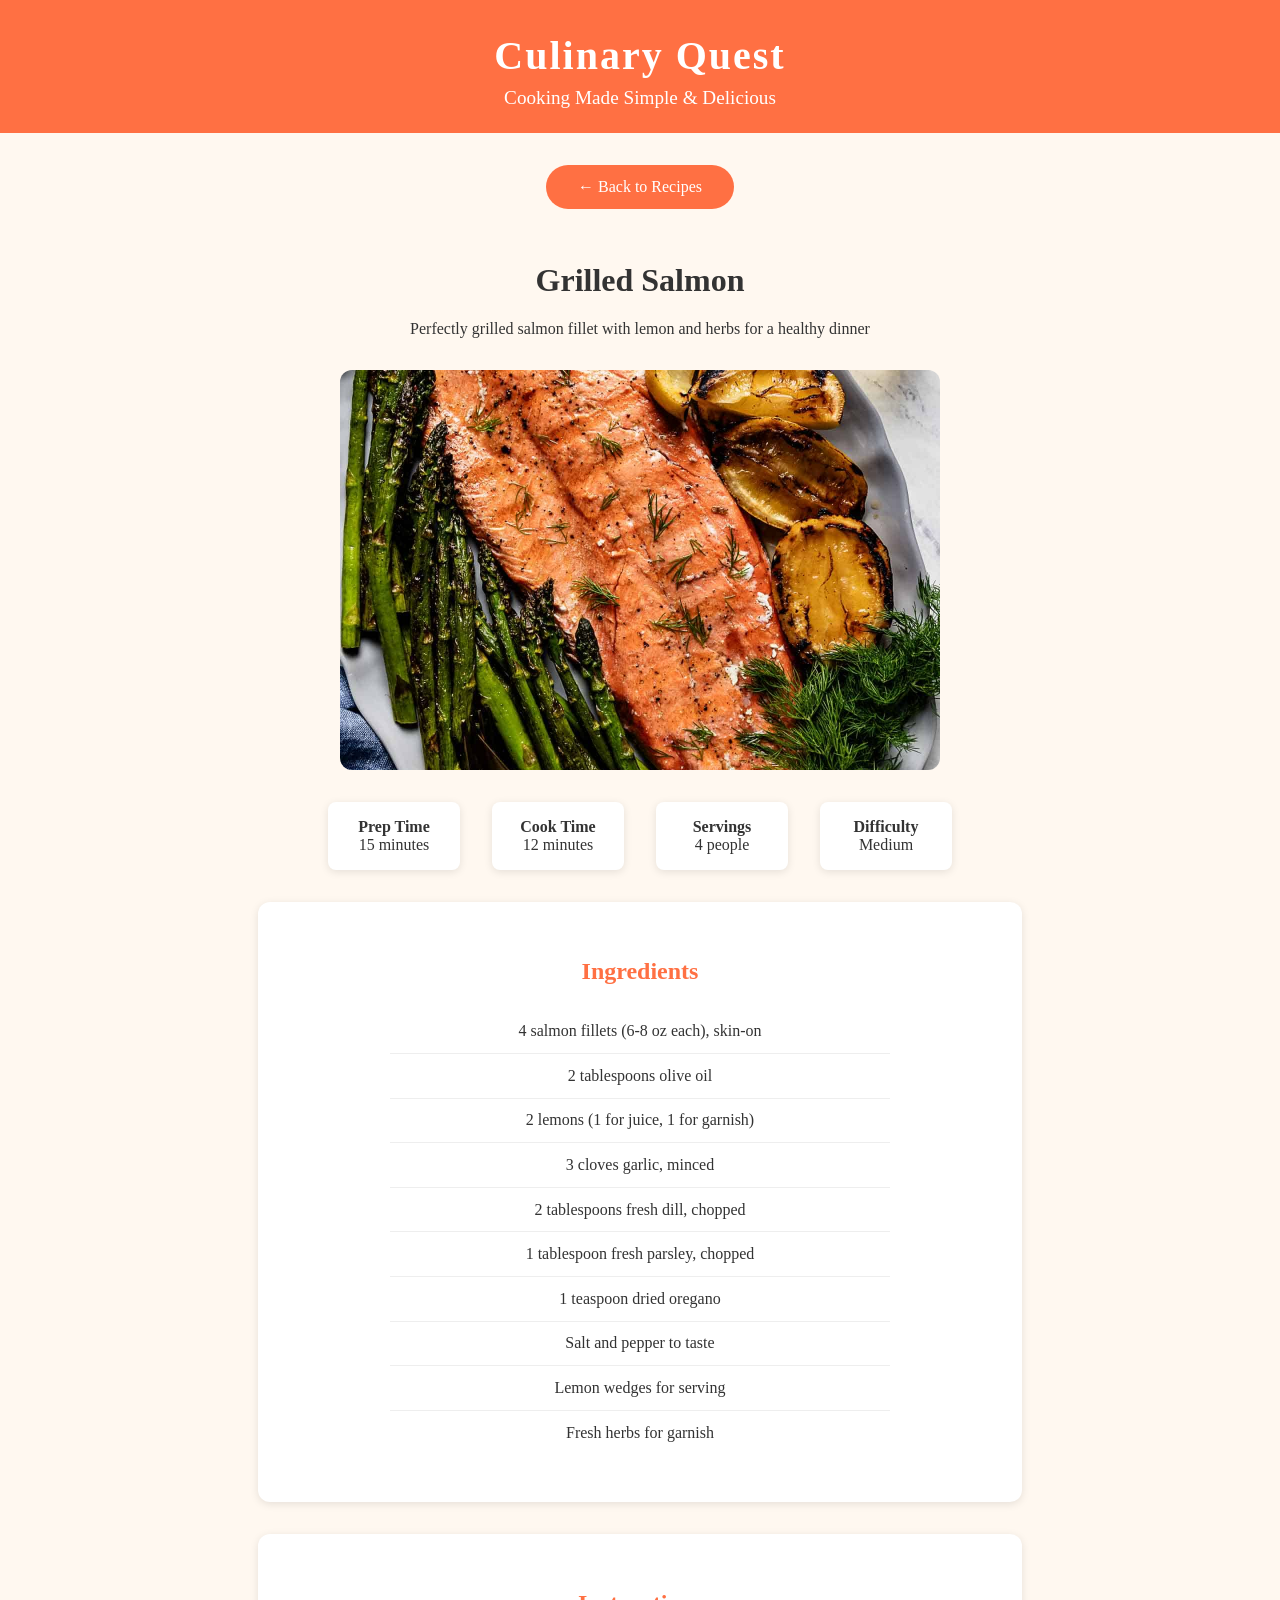
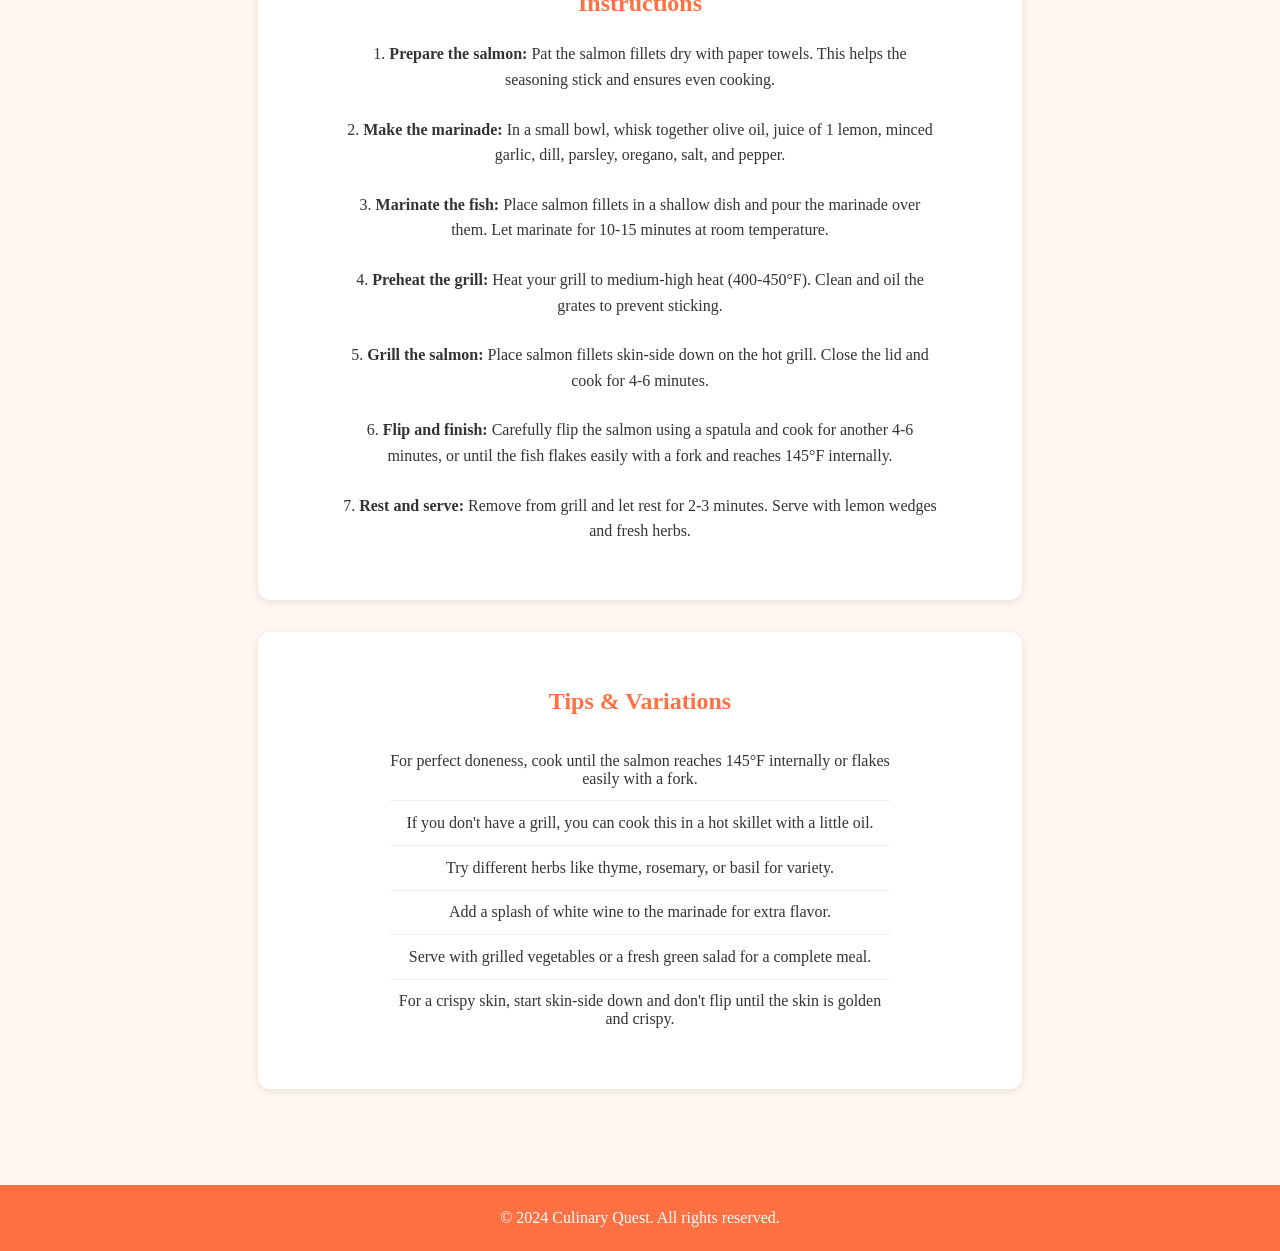
<file: grilled-salmon.html>
<!DOCTYPE html>
<html lang="en">
<head>
  <meta charset="UTF-8">
  <meta name="viewport" content="width=device-width, initial-scale=1.0">
  <title>Grilled Salmon Recipe - Culinary Quest</title>
  <link rel="stylesheet" href="style.css">
  <style>
    .recipe-page {
      max-width: 800px;
      margin: 0 auto;
      padding: 2rem 1rem;
      text-align: center;
    }
    
    .recipe-header {
      text-align: center;
      margin-bottom: 2rem;
    }
    
    .recipe-image {
      width: 100%;
      max-width: 600px;
      height: 400px;
      object-fit: cover;
      border-radius: 12px;
      margin: 0 auto 2rem auto;
      display: block;
    }
    
    .recipe-info {
      display: flex;
      justify-content: center;
      gap: 2rem;
      margin-bottom: 2rem;
      flex-wrap: wrap;
    }
    
    .info-item {
      text-align: center;
      background: #fff;
      padding: 1rem;
      border-radius: 8px;
      box-shadow: 0 2px 8px rgba(0,0,0,0.1);
      min-width: 100px;
    }
    
    .ingredients, .instructions {
      background: #fff;
      padding: 2rem;
      border-radius: 12px;
      margin: 0 auto 2rem auto;
      box-shadow: 0 2px 8px rgba(0,0,0,0.1);
      text-align: center;
      max-width: 700px;
      width: 100%;
    }
    
    .ingredients h3, .instructions h3 {
      color: #ff7043;
      margin-bottom: 1.5rem;
      text-align: center;
      font-size: 1.5rem;
    }
    
    .ingredients ul {
      list-style: none;
      padding: 0;
      text-align: center;
    }
    
    .ingredients li {
      padding: 0.8rem 0;
      border-bottom: 1px solid #eee;
      text-align: center;
      margin: 0 auto;
      max-width: 500px;
    }
    
    .ingredients li:last-child {
      border-bottom: none;
    }
    
    .instructions ol {
      padding-left: 0;
      text-align: center;
      list-style-position: inside;
    }
    
    .instructions li {
      margin-bottom: 1.5rem;
      line-height: 1.6;
      text-align: center;
      max-width: 600px;
      margin-left: auto;
      margin-right: auto;
    }
    
    .back-btn {
      display: inline-block;
      background: #ff7043;
      color: #fff;
      padding: 0.8rem 2rem;
      text-decoration: none;
      border-radius: 30px;
      margin-bottom: 2rem;
      transition: background 0.2s;
    }
    
    .back-btn:hover {
      background: #d84315;
    }
  </style>
</head>
<body>
  <header>
    <h1>Culinary Quest</h1>
    <p>Cooking Made Simple & Delicious</p>
  </header>

  <div class="recipe-page">
    <a href="cooking-landing.html" class="back-btn">← Back to Recipes</a>
    
    <div class="recipe-header">
      <h1>Grilled Salmon</h1>
      <p>Perfectly grilled salmon fillet with lemon and herbs for a healthy dinner</p>
    </div>
    
    <img src="Images/Grilled-Sockeye-salmon.jpg" alt="Grilled Salmon" class="recipe-image">
    
    <div class="recipe-info">
      <div class="info-item">
        <strong>Prep Time</strong><br>
        15 minutes
      </div>
      <div class="info-item">
        <strong>Cook Time</strong><br>
        12 minutes
      </div>
      <div class="info-item">
        <strong>Servings</strong><br>
        4 people
      </div>
      <div class="info-item">
        <strong>Difficulty</strong><br>
        Medium
      </div>
    </div>
    
    <div class="ingredients">
      <h3>Ingredients</h3>
      <ul>
        <li>4 salmon fillets (6-8 oz each), skin-on</li>
        <li>2 tablespoons olive oil</li>
        <li>2 lemons (1 for juice, 1 for garnish)</li>
        <li>3 cloves garlic, minced</li>
        <li>2 tablespoons fresh dill, chopped</li>
        <li>1 tablespoon fresh parsley, chopped</li>
        <li>1 teaspoon dried oregano</li>
        <li>Salt and pepper to taste</li>
        <li>Lemon wedges for serving</li>
        <li>Fresh herbs for garnish</li>
      </ul>
    </div>
    
    <div class="instructions">
      <h3>Instructions</h3>
      <ol>
        <li><strong>Prepare the salmon:</strong> Pat the salmon fillets dry with paper towels. This helps the seasoning stick and ensures even cooking.</li>
        
        <li><strong>Make the marinade:</strong> In a small bowl, whisk together olive oil, juice of 1 lemon, minced garlic, dill, parsley, oregano, salt, and pepper.</li>
        
        <li><strong>Marinate the fish:</strong> Place salmon fillets in a shallow dish and pour the marinade over them. Let marinate for 10-15 minutes at room temperature.</li>
        
        <li><strong>Preheat the grill:</strong> Heat your grill to medium-high heat (400-450°F). Clean and oil the grates to prevent sticking.</li>
        
        <li><strong>Grill the salmon:</strong> Place salmon fillets skin-side down on the hot grill. Close the lid and cook for 4-6 minutes.</li>
        
        <li><strong>Flip and finish:</strong> Carefully flip the salmon using a spatula and cook for another 4-6 minutes, or until the fish flakes easily with a fork and reaches 145°F internally.</li>
        
        <li><strong>Rest and serve:</strong> Remove from grill and let rest for 2-3 minutes. Serve with lemon wedges and fresh herbs.</li>
      </ol>
    </div>
    
    <div class="ingredients">
      <h3>Tips & Variations</h3>
      <ul>
        <li>For perfect doneness, cook until the salmon reaches 145°F internally or flakes easily with a fork.</li>
        <li>If you don't have a grill, you can cook this in a hot skillet with a little oil.</li>
        <li>Try different herbs like thyme, rosemary, or basil for variety.</li>
        <li>Add a splash of white wine to the marinade for extra flavor.</li>
        <li>Serve with grilled vegetables or a fresh green salad for a complete meal.</li>
        <li>For a crispy skin, start skin-side down and don't flip until the skin is golden and crispy.</li>
      </ul>
    </div>
  </div>

  <footer>
    &copy; 2024 Culinary Quest. All rights reserved.
  </footer>
</body>
</html>
</file>
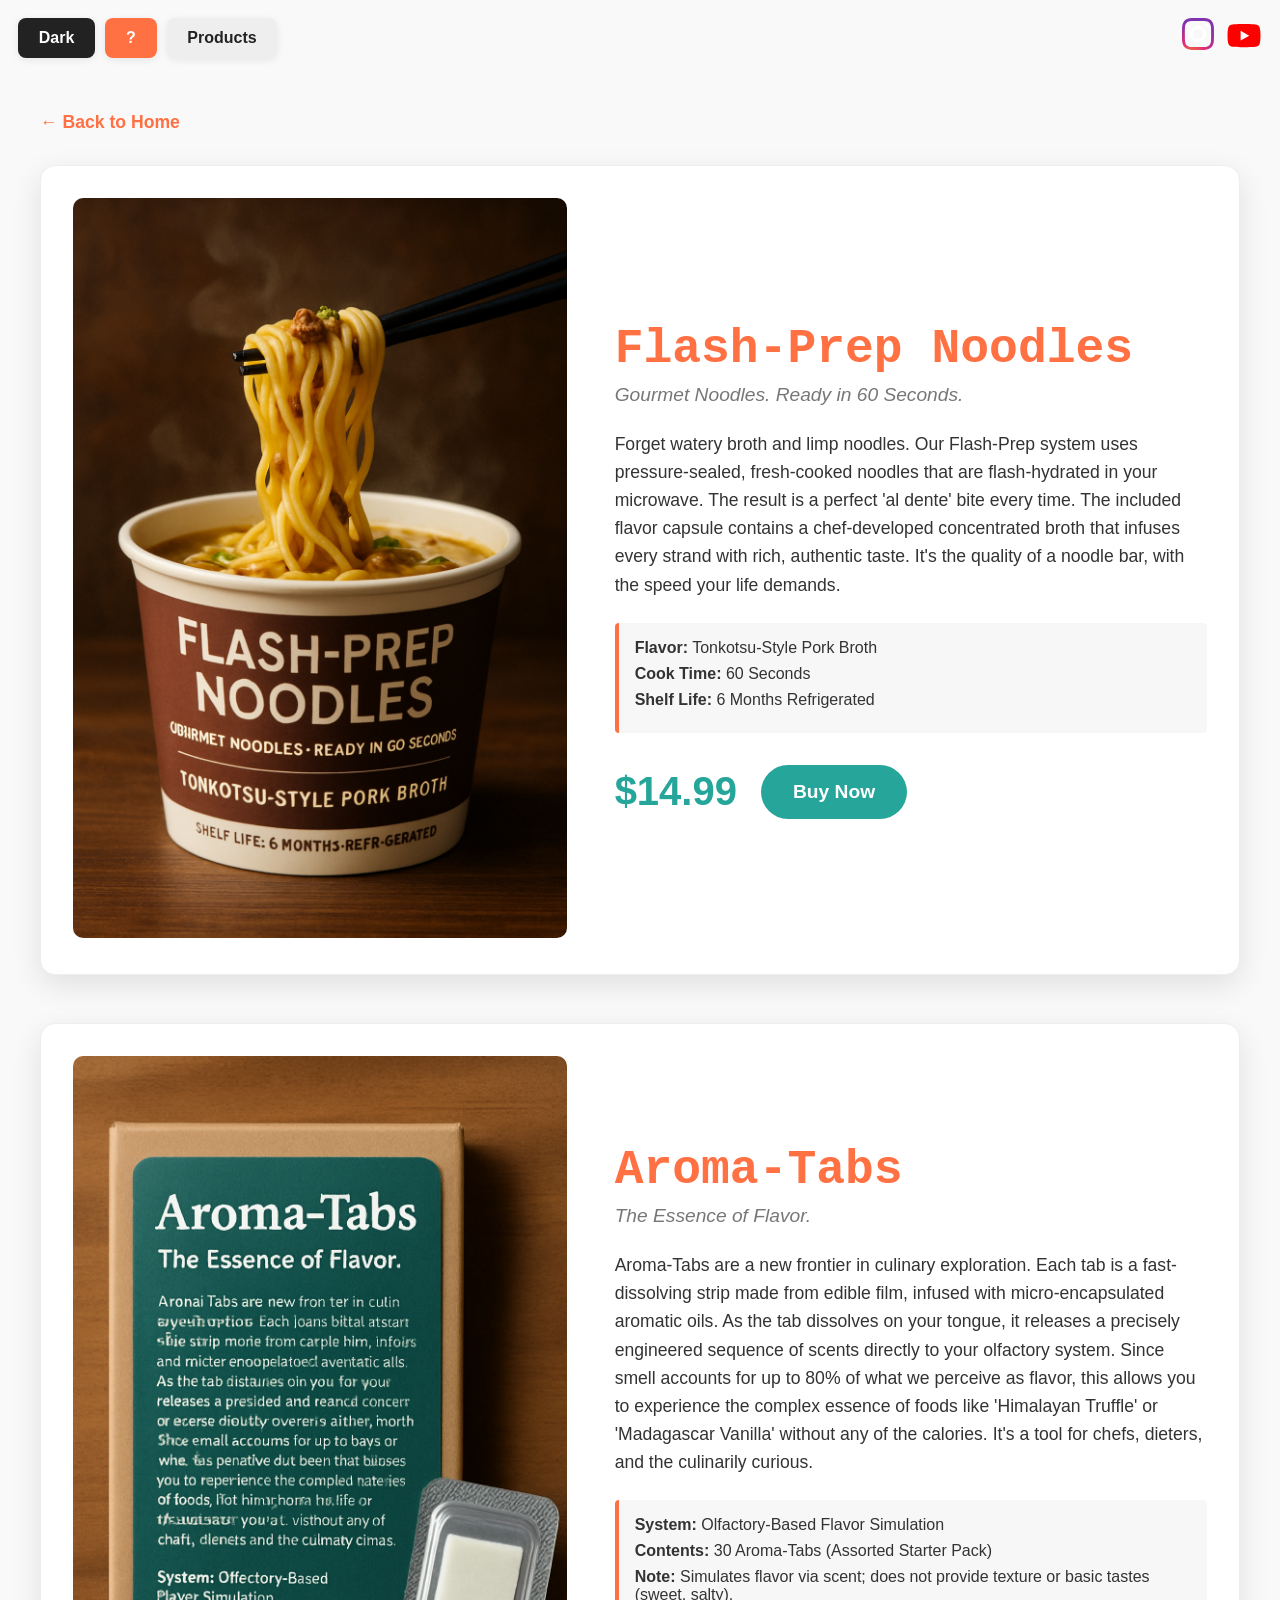
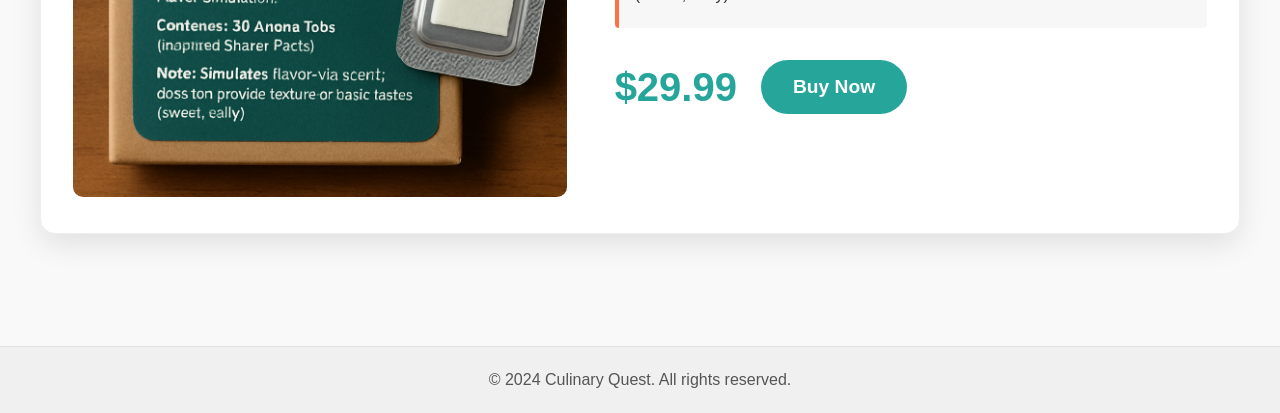
<file: products.html>
<!DOCTYPE html>
<html lang="en">
<head>
  <meta charset="UTF-8">
  <meta name="viewport" content="width=device-width, initial-scale=1.0">
  <title>Products - Culinary Quest</title>
  <style>
    /* --- Basic Setup & Fonts --- */
    body {
      font-family: -apple-system, BlinkMacSystemFont, 'Segoe UI', Roboto, Helvetica, Arial, sans-serif;
      margin: 0;
      padding: 0;
      background-color: #f9f9f9;
      color: #333;
      transition: background-color 0.3s, color 0.3s;
    }
    main {
      padding: 2rem;
      max-width: 1200px;
      margin: 80px auto 2rem; /* Add margin-top to clear fixed header */
    }
    footer {
      text-align: center;
      padding: 1.5rem;
      background-color: #f0f0f0;
      color: #555;
      border-top: 1px solid #e0e0e0;
      transition: background-color 0.3s, color 0.3s;
    }

    /* --- Header Controls & Socials (Copied from main page) --- */
    .top-left-controls { position: fixed; top: 18px; left: 18px; z-index: 1001; display: flex; flex-direction: row; gap: 10px; align-items: center; }
    .social-links { position: fixed; top: 18px; right: 18px; z-index: 1001; display: flex; gap: 12px; }
    .social-icon { transition: transform 0.2s ease-in-out; }
    .social-icon:hover { transform: scale(1.15); animation: social-jiggle 0.4s; }
    .social-icon svg { width: 36px; height: 36px; }
    .instagram-link svg { width: 32px; height: 32px; }
    .youtube-link .youtube-bg { fill: #FF0000; }
    .youtube-link .youtube-play { fill: #FFFFFF; }
    .instagram-link .instagram-bg { fill: url(#ig-grad); }
    .instagram-link .instagram-fg { fill: #fff; }
    @keyframes social-jiggle { 0%, 100% { transform: rotate(0) scale(1.15); } 25% { transform: rotate(-8deg) scale(1.15); } 75% { transform: rotate(8deg) scale(1.15); } }
    .dark-mode-btn, .surprise-btn, .something-btn { border: none; border-radius: 8px; padding: 0.7rem 1.3rem; font-size: 1rem; font-weight: bold; cursor: pointer; box-shadow: 0 2px 8px rgba(0,0,0,0.08); transition: background 0.2s, color 0.2s, transform 0.1s; }
    .dark-mode-btn { background: #222; color: #fff; }
    .dark-mode-btn:hover { animation: shake 0.3s; background: #444; color: #ff7043; }
    .surprise-btn { background: #ff7043; color: #fff; position: relative; }
    .surprise-btn:hover { background: #f7c67a; color: #222; animation: chefkiss 0.4s; }
    .something-btn { background: #eee; color: #222; text-decoration: none; }
    .something-btn:hover { background: #ff7043; color: #fff; animation: shake 0.3s; }
    .something-btn {
      position: relative; /* For tooltip */
    }
    .something-btn::after {
      content: 'You are here!';
      position: absolute;
      bottom: 120%; /* Position ABOVE the button */
      left: 50%;
      transform: translateX(-50%) translateY(10px); /* Start slightly lower */
      background-color: #111;
      color: #00f6ff; /* Cyberpunk cyan */
      font-family: 'Courier New', Courier, monospace;
      font-size: 0.9rem;
      padding: 8px 12px;
      border-radius: 4px;
      border: 1px solid #00f6ff;
      box-shadow: 0 0 10px rgba(0, 246, 255, 0.5);
      white-space: nowrap;
      opacity: 0;
      visibility: hidden;
      pointer-events: none;
      transition: opacity 0.3s ease, transform 0.3s ease;
    }
    .something-btn:hover::after {
      opacity: 1;
      visibility: visible;
      transform: translateX(-50%) translateY(0); /* Move to final position */
    }
    @keyframes shake { 0% { transform: translateX(0); } 20% { transform: translateX(-4px); } 40% { transform: translateX(4px); } 60% { transform: translateX(-3px); } 80% { transform: translateX(3px); } 100% { transform: translateX(0); } }
    @keyframes chefkiss { 0% { transform: scale(1) rotate(0deg); } 20% { transform: scale(1.1) rotate(-5deg); } 40% { transform: scale(1.15) rotate(5deg); } 60% { transform: scale(1.1) rotate(-3deg); } 80% { transform: scale(1.05) rotate(3deg); } 100% { transform: scale(1) rotate(0deg); } }

    /* --- Dark Mode (Copied from main page) --- */
    body.dark-mode { background: #181818; color: #f3f3f3; }
    body.dark-mode main { background: #232323; color: #f3f3f3; }
    body.dark-mode footer { background: #232323; border-top-color: #333; color: #aaa; }
    body.dark-mode .product-container { background: #2c2c2c; border-color: #444; }
    body.dark-mode .buy-btn { background: #444; color: #ff7043; }
    body.dark-mode .buy-btn:hover { background: #ff7043; color: #fff; }
    body.dark-mode .back-link { color: #ff7043; }

    /* --- Product Page Specific Styles --- */
    .back-link {
      display: inline-block;
      margin-bottom: 2rem;
      color: #ff7043;
      text-decoration: none;
      font-weight: bold;
      font-size: 1.1rem;
    }
    .back-link:hover {
      text-decoration: underline;
    }
    .product-container {
      display: grid;
      grid-template-columns: 1fr 1.2fr;
      gap: 3rem;
      align-items: center;
      background: #fff;
      padding: 2rem;
      border-radius: 15px;
      box-shadow: 0 10px 30px rgba(0,0,0,0.1);
      border: 1px solid #eee;
      transition: background-color 0.3s, border-color 0.3s;
      margin-bottom: 3rem; /* Add space between products */
    }

    .product-image img {
      width: 100%;
      height: auto;
      border-radius: 10px;
      background-color: #eee; /* Placeholder background */
    }
    .product-details h1 {
      font-size: 3rem;
      margin-top: 0;
      margin-bottom: 0.5rem;
      color: #ff7043;
      font-family: 'Courier New', Courier, monospace;
    }
    .product-details .tagline {
      font-size: 1.2rem;
      font-style: italic;
      color: #777;
      margin-top: 0;
      margin-bottom: 1.5rem;
    }
    body.dark-mode .product-details .tagline {
      color: #bbb;
    }
    .product-details .description {
      font-size: 1.1rem;
      line-height: 1.6;
      margin-bottom: 1.5rem;
    }
    .product-info {
      margin: 1.5rem 0;
      padding: 1rem;
      background: rgba(0,0,0,0.03);
      border-left: 4px solid #ff7043;
      border-radius: 4px;
    }
    body.dark-mode .product-info {
      background: rgba(255,255,255,0.05);
    }
    .product-info span {
      display: block;
      margin-bottom: 0.5rem;
    }
    .product-purchase {
      display: flex;
      align-items: center;
      gap: 1.5rem;
      margin-top: 2rem;
    }
    .product-purchase .price {
      font-size: 2.5rem;
      font-weight: bold;
      color: #26a69a;
    }
    .buy-btn {
      background: #26a69a;
      color: #fff;
      border: none;
      padding: 1rem 2rem;
      font-size: 1.2rem;
      font-weight: bold;
      border-radius: 50px;
      cursor: pointer;
      transition: background-color 0.2s, transform 0.2s;
    }
    .buy-btn:hover:not(:disabled) {
      background: #00897b;
      transform: translateY(-2px);
    }
    .buy-btn:disabled {
      background: #ccc;
      color: #888;
      cursor: not-allowed;
    }

    /* Responsive adjustments */
    @media (max-width: 768px) {
      .product-container {
        grid-template-columns: 1fr;
      }
      .product-details h1 {
        font-size: 2.5rem;
      }
    }

    /* --- Purchase Animation & Modal --- */
    .modal-overlay {
      position: fixed;
      top: 0;
      left: 0;
      width: 100%;
      height: 100%;
      background: rgba(0, 0, 0, 0.7);
      display: none; /* Hidden by default */
      justify-content: center;
      align-items: center;
      z-index: 10001;
      opacity: 0;
      transition: opacity 0.3s ease;
    }
    .modal-overlay.visible {
      display: flex;
      opacity: 1;
    }
    .modal-content {
      background: #fff;
      padding: 2rem 3rem;
      border-radius: 10px;
      text-align: center;
      box-shadow: 0 5px 15px rgba(0,0,0,0.3);
    }
    .modal-content p { margin-top: 0; font-size: 1.2rem; }
    .modal-content button { margin: 0.5rem; padding: 0.8rem 1.5rem; border-radius: 8px; font-weight: bold; cursor: pointer; }
    #confirmYes { background: #26a69a; color: #fff; border: 1px solid #26a69a; }
    #confirmNo { background: #eee; color: #333; border: 1px solid #ccc; }
    body.dark-mode .modal-content { background: #3a3a3a; color: #f3f3f3; }
    body.dark-mode #confirmNo { background: #555; color: #f3f3f3; border-color: #666; }

    .delivery-container {
      position: fixed;
      bottom: 0;
      left: 0;
      width: 100%;
      height: 80px;
      display: none;
      z-index: 10000;
      overflow: hidden;
      pointer-events: none;
    }
    .road { position: absolute; bottom: 0; width: 100%; height: 40px; background: #444; border-top: 4px dashed #888; }
    .road::after {
      content: '';
      position: absolute;
      width: 100%;
      height: 4px;
      background: repeating-linear-gradient(to right, #fdd835 0, #fdd835 40px, transparent 40px, transparent 80px);
      top: 50%;
      transform: translateY(-50%);
    }
    .truck {
      position: absolute;
      bottom: 20px; /* Lowered the car to sit better on the road */
      left: -180px; /* Adjusted for new width */
      width: 160px; /* Made the car narrower */
      height: auto;
    }
    .truck.driving {
      animation-name: drive-across;
      animation-timing-function: linear;
      animation-fill-mode: forwards;
    }
    @keyframes drive-across {
      from { transform: translateX(0); }
      to { transform: translateX(calc(100vw + 250px)); }
    }

    /* --- Surprise: Cyberpunk Glitch Trail (Copied) --- */
    .particle { position: fixed; left: 0; top: 0; background: var(--c); border-radius: 0; pointer-events: none; z-index: 9999; animation: particle-fly 1s linear forwards; box-shadow: 0 0 8px var(--c), 0 0 12px var(--c); }
    @keyframes particle-fly { 0% { transform: translate(0, 0) rotate(0deg); opacity: 1; } 100% { transform: translate(var(--x), var(--y)) rotate(var(--r)); opacity: 0; } }

    /* --- Raining Food Surprise (Copied) --- */
    .food-particle { position: fixed; top: -50px; pointer-events: none; z-index: 10000; font-size: 2rem; opacity: 0; animation: food-fall linear forwards; }
    @keyframes food-fall { 0% { transform: translateY(0vh) rotate(0deg); opacity: 1; } 100% { transform: translateY(110vh) rotate(var(--r-end)); opacity: 1; } }

    /* --- Toast Notification (Copied) --- */
    .toast-notification { position: fixed; bottom: 30px; left: 50%; transform: translateX(-50%); background-color: #f0e2b6; background-image: radial-gradient(ellipse at center, rgba(255, 255, 255, 0.3) 0%, rgba(255, 255, 255, 0) 70%), linear-gradient(145deg, #f3d9a2, #e6c37f); border: 8px solid #8c5811; color: #4a2500; text-shadow: 1px 1px 1px rgba(240, 226, 182, 0.7); border-radius: 20px 20px 12px 12px; padding: 12px 20px; box-shadow: 0 8px 20px rgba(92, 44, 6, 0.3), inset 0 0 15px rgba(140, 88, 17, 0.5); z-index: 1002; font-size: 1.1rem; font-weight: bold; display: flex; align-items: center; gap: 10px; animation: toast-in 0.5s cubic-bezier(0.25, 0.46, 0.45, 0.94) forwards, toast-out 0.5s cubic-bezier(0.55, 0.085, 0.68, 0.53) 3.5s forwards; }
    @keyframes toast-in { from { transform: translate(-50%, 100px); opacity: 0; } to { transform: translate(-50%, 0); opacity: 1; } }
    @keyframes toast-out { from { transform: translate(-50%, 0); opacity: 1; } to { transform: translate(-50%, 100px); opacity: 0; } }
  </style>
</head>
<body>

  <div class="top-left-controls">
    <button id="darkModeToggle" class="dark-mode-btn">Dark</button>
    <button id="chefSurpriseBtn" class="surprise-btn">?</button>
    <div class="products-btn-container">
      <button id="somethingBtn" class="something-btn">Products</button>
    </div>
  </div>

  <div class="social-links">
    <a href="https://www.instagram.com" target="_blank" rel="noopener noreferrer" class="social-icon instagram-link" title="Visit us on Instagram"><svg xmlns="http://www.w3.org/2000/svg" viewBox="0 0 24 24"><defs><radialGradient id="ig-grad" cx="0.3" cy="1.2" r="1.2"><stop offset="0" stop-color="#F58529"></stop><stop offset="0.4" stop-color="#DD2A7B"></stop><stop offset="0.9" stop-color="#8134AF"></stop></radialGradient></defs><path class="instagram-bg" d="M12 2.163c3.204 0 3.584.012 4.85.07 3.252.148 4.771 1.691 4.919 4.919.058 1.265.069 1.645.069 4.849 0 3.205-.012 3.584-.069 4.849-.149 3.225-1.664 4.771-4.919 4.919-1.266.058-1.644.07-4.85.07-3.204 0-3.584-.012-4.849-.07-3.26-.149-4.771-1.699-4.919-4.92-.058-1.265-.07-1.644-.07-4.849 0-3.204.013-3.583.07-4.849.149-3.227 1.664-4.771 4.919-4.919C8.416 2.175 8.796 2.163 12 2.163m0-2.163C8.74 0 8.333.014 7.053.072 2.695.272.273 2.69.073 7.052.014 8.333 0 8.74 0 12s.014 3.667.072 4.947c.2 4.358 2.618 6.78 6.98 6.98C8.333 23.986 8.74 24 12 24s3.667-.014 4.947-.072c4.358-.2 6.78-2.618 6.98-6.98.058-1.28.072-1.687.072-4.947s-.014-3.667-.072-4.947C23.728 2.69 21.308.272 16.947.072 15.667.014 15.26 0 12 0z"></path><path class="instagram-fg" d="M12 5.838a6.162 6.162 0 100 12.324 6.162 6.162 0 000-12.324zM12 16a4 4 0 110-8 4 4 0 010 8z"></path><circle class="instagram-fg" cx="18.406" cy="5.594" r="1.44"></circle></svg></a>
    <a href="https://www.youtube.com" target="_blank" rel="noopener noreferrer" class="social-icon youtube-link" title="Visit us on YouTube"><svg xmlns="http://www.w3.org/2000/svg" viewBox="0 0 24 24"><path class="youtube-bg" d="M22.54 6.42a2.78 2.78 0 0 0-1.94-2C18.88 4 12 4 12 4s-6.88 0-8.6.46a2.78 2.78 0 0 0-1.94 2A29 29 0 0 0 1 11.75a29 29 0 0 0 .46 5.33A2.78 2.78 0 0 0 3.4 19c1.72.46 8.6.46 8.6.46s6.88 0 8.6-.46a2.78 2.78 0 0 0 1.94-2A29 29 0 0 0 23 11.75a29 29 0 0 0-.46-5.33z"></path><polygon class="youtube-play" points="9.75 15.02 15.5 11.75 9.75 8.48 9.75 15.02"></polygon></svg></a>
  </div>

  <main>
    <a href="cooking-landing.html" class="back-link">← Back to Home</a>
    <section class="product-container">
      <div class="product-image">
        <!-- You can replace this with an actual image if you have one! -->
        <img src="Images/Ramen.jpg" alt="A close-up shot of a steaming bowl of Flash-Prep Noodles, with perfectly separated noodles in a rich miso broth, next to its sleek, matte black and orange packaging.">
      </div>
      <div class="product-details">
        <h1>Flash-Prep Noodles</h1>
        <p class="tagline">Gourmet Noodles. Ready in 60 Seconds.</p>
        <p class="description">
          Forget watery broth and limp noodles. Our Flash-Prep system uses pressure-sealed, fresh-cooked noodles that are flash-hydrated in your microwave. The result is a perfect 'al dente' bite every time. The included flavor capsule contains a chef-developed concentrated broth that infuses every strand with rich, authentic taste. It's the quality of a noodle bar, with the speed your life demands.
        </p>
        <div class="product-info">
          <span><strong>Flavor:</strong> Tonkotsu-Style Pork Broth</span>
          <span><strong>Cook Time:</strong> 60 Seconds</span>
          <span><strong>Shelf Life:</strong> 6 Months Refrigerated</span>
        </div>
        <div class="product-purchase">
          <span class="price">$14.99</span>
          <button class="buy-btn">Buy Now</button>
        </div>
      </div>
    </section>

    <section class="product-container">
      <div class="product-image">
        <img src="Images/Tab.jpg" alt="A sleek, minimalist box for 'Aroma-Tabs', with one of the small, translucent dissolvable strips shown up close.">
      </div>
      <div class="product-details">
        <h1>Aroma-Tabs</h1>
        <p class="tagline">The Essence of Flavor.</p>
        <p class="description">
          Aroma-Tabs are a new frontier in culinary exploration. Each tab is a fast-dissolving strip made from edible film, infused with micro-encapsulated aromatic oils. As the tab dissolves on your tongue, it releases a precisely engineered sequence of scents directly to your olfactory system. Since smell accounts for up to 80% of what we perceive as flavor, this allows you to experience the complex essence of foods like 'Himalayan Truffle' or 'Madagascar Vanilla' without any of the calories. It's a tool for chefs, dieters, and the culinarily curious.
        </p>
        <div class="product-info">
          <span><strong>System:</strong> Olfactory-Based Flavor Simulation</span>
          <span><strong>Contents:</strong> 30 Aroma-Tabs (Assorted Starter Pack)</span>
          <span><strong>Note:</strong> Simulates flavor via scent; does not provide texture or basic tastes (sweet, salty).</span>
        </div>
        <div class="product-purchase">
          <span class="price">$29.99</span>
          <button class="buy-btn">Buy Now</button>
        </div>
      </div>
    </section>
  </main>

  <footer>
    &copy; 2024 Culinary Quest. All rights reserved.
  </footer>

  <!-- Modal and Animation Elements -->
  <div id="confirmModal" class="modal-overlay">
    <div class="modal-content">
      <p>Confirm your purchase?</p>
      <button id="confirmYes">Yes, Buy Now!</button>
      <button id="confirmNo">Cancel</button>
    </div>
  </div>
  <div id="deliveryAnimation" class="delivery-container">
    <div class="road"></div>
    <svg id="deliveryTruck" class="truck" viewBox="0 0 150 60" xmlns="http://www.w3.org/2000/svg">
      <!-- Ground Shadow -->
      <ellipse cx="75" cy="55" rx="60" ry="5" fill="rgba(0,0,0,0.1)"></ellipse>
      <!-- Wheels -->
      <g>
        <circle cx="35" cy="45" r="10" fill="#2c3e50"></circle>
        <circle cx="115" cy="45" r="10" fill="#2c3e50"></circle>
        <circle cx="35" cy="45" r="6" fill="#bdc3c7"></circle>
        <circle cx="115" cy="45" r="6" fill="#bdc3c7"></circle>
        <circle cx="35" cy="45" r="2" fill="#7f8c8d"></circle>
        <circle cx="115" cy="45" r="2" fill="#7f8c8d"></circle>
      </g>
      <!-- Main Body -->
      <path d="M10,45 C5,45 5,25 15,25 L30,15 L100,15 L125,25 C140,27 145,45 135,45 Z" fill="#3498db"></path>
      <!-- Cabin/Roof -->
      <path d="M35,15 L95,15 L110,25 L45,25 Z" fill="#2980b9"></path>
      <!-- Window Reflection -->
      <path d="M48,25 L80,17 L93,17 L107,25 Z" fill="#ecf0f1" opacity="0.7"></path>
      <!-- Lights -->
      <rect x="130" y="32" width="10" height="5" rx="2" fill="#f1c40f"></rect>
      <rect x="8" y="32" width="10" height="5" rx="2" fill="#e74c3c"></rect>
    </svg>
  </div>

  <script>
    // --- Shared JS for consistent functionality ---
    document.addEventListener('DOMContentLoaded', function() {
      // --- Dark Mode Toggle ---
      const btn = document.getElementById('darkModeToggle');
      function setDarkMode(on) {
        document.body.classList.toggle('dark-mode', on);
        btn.textContent = on ? 'Light' : 'Dark';
      }
      setDarkMode(document.body.classList.contains('dark-mode'));
      btn.onclick = function() {
        setDarkMode(!document.body.classList.contains('dark-mode'));
      };

      // --- Custom Toast Notification ---
      function showToast(message) {
        const existingToast = document.querySelector('.toast-notification');
        if (existingToast) { existingToast.remove(); }
        const toast = document.createElement('div');
        toast.className = 'toast-notification';
        toast.innerHTML = message;
        document.body.appendChild(toast);
        setTimeout(() => { toast.remove(); }, 4000);
      }

      // --- Chef's Kiss Surprise Button ---
      const surpriseBtn = document.getElementById('chefSurpriseBtn');
      if (surpriseBtn) {
        surpriseBtn.onclick = function() {
          showToast("Mwah! A Chef's Kiss! 😘👨‍🍳");
          const foodEmojis = ['🥕', '🍅', '🥦', '🍕', '🍔', '🍓', '🥑', '🌽', '🌶️', '🧀', '🍳'];
          const particleCount = 30;
          for (let i = 0; i < particleCount; i++) {
            const particle = document.createElement('div');
            particle.className = 'food-particle';
            document.body.appendChild(particle);
            particle.textContent = foodEmojis[Math.floor(Math.random() * foodEmojis.length)];
            const startX = Math.random() * 100;
            const size = Math.random() * 1.5 + 1;
            const rotation = Math.random() * 720 - 360;
            const duration = Math.random() * 2 + 3;
            const delay = Math.random() * 2;
            particle.style.left = `${startX}vw`;
            particle.style.fontSize = `${size}rem`;
            particle.style.setProperty('--r-end', `${rotation}deg`);
            particle.style.animationDuration = `${duration}s`;
            particle.style.animationDelay = `${delay}s`;
            setTimeout(() => { particle.remove(); }, (duration + delay) * 1000);
          }
        };
      }

      // --- Cyberpunk Glitch Trail ---
      let particleThrottle = false;
      document.addEventListener('mousemove', function(e) {
        if (!particleThrottle) {
          particleThrottle = true;
          setTimeout(() => { particleThrottle = false; }, 25);
          const particle = document.createElement('div');
          particle.className = 'particle';
          document.body.appendChild(particle);
          const size = Math.random() * 4 + 2;
          const colors = ['#00f6ff', '#ff00ff', '#41ffca'];
          const color = colors[Math.floor(Math.random() * colors.length)];
          particle.style.setProperty('--c', color);
          particle.style.width = `${size}px`;
          particle.style.height = `${size}px`;
          particle.style.left = `${e.clientX}px`;
          particle.style.top = `${e.clientY}px`;
          const endX = (Math.random() - 0.5) * 150;
          const endY = (Math.random() - 0.5) * 150;
          const rotation = (Math.random() - 0.5) * 720;
          particle.style.setProperty('--x', `${endX}px`);
          particle.style.setProperty('--y', `${endY}px`);
          particle.style.setProperty('--r', `${rotation}deg`);
          setTimeout(() => { particle.remove(); }, 1000);
        }
      });

      // --- Purchase Animation Logic ---
      const buyBtns = document.querySelectorAll('.buy-btn');
      const confirmModal = document.getElementById('confirmModal');
      const modalText = document.querySelector('#confirmModal p');
      const confirmYes = document.getElementById('confirmYes');
      const confirmNo = document.getElementById('confirmNo');
      const deliveryAnimation = document.getElementById('deliveryAnimation');
      const deliveryTruck = document.getElementById('deliveryTruck');
      let activeBuyButton = null; // To keep track of which button was clicked

      buyBtns.forEach(button => {
        button.addEventListener('click', () => {
          activeBuyButton = button; // Store the clicked button
          const productContainer = button.closest('.product-container');
          const productName = productContainer.querySelector('h1').textContent;
          modalText.textContent = `Confirm your purchase of ${productName}?`;
          confirmModal.classList.add('visible');
        });
      });

      confirmNo.addEventListener('click', () => {
        confirmModal.classList.remove('visible');
        activeBuyButton = null; // Reset
      });

      confirmYes.addEventListener('click', () => {
        if (!activeBuyButton) return; // Safety check

        confirmModal.classList.remove('visible');
        activeBuyButton.disabled = true;
        activeBuyButton.textContent = 'Order Placed!';

        const randomSeconds = Math.random() * 15 + 20; // Random float between 20.0 and 35.0
        const durationMs = randomSeconds * 1000;

        showToast(`Dispatching now! Estimated arrival: ${Math.round(randomSeconds)} seconds...`);

        deliveryAnimation.style.display = 'block';
        deliveryTruck.style.animationDuration = `${randomSeconds}s`;
        deliveryTruck.classList.add('driving');

        // After animation
        setTimeout(() => {
          deliveryAnimation.style.display = 'none';
          deliveryTruck.classList.remove('driving'); // Reset for next time
          deliveryTruck.style.animationDuration = ''; // Clean up inline style

          // The reveal
          showToast("Just kidding! This is a demo. Your products aren't real... yet! 😉");

        }, durationMs); // Match animation duration
      });
    });
  </script>
</body>
</html>
</file>
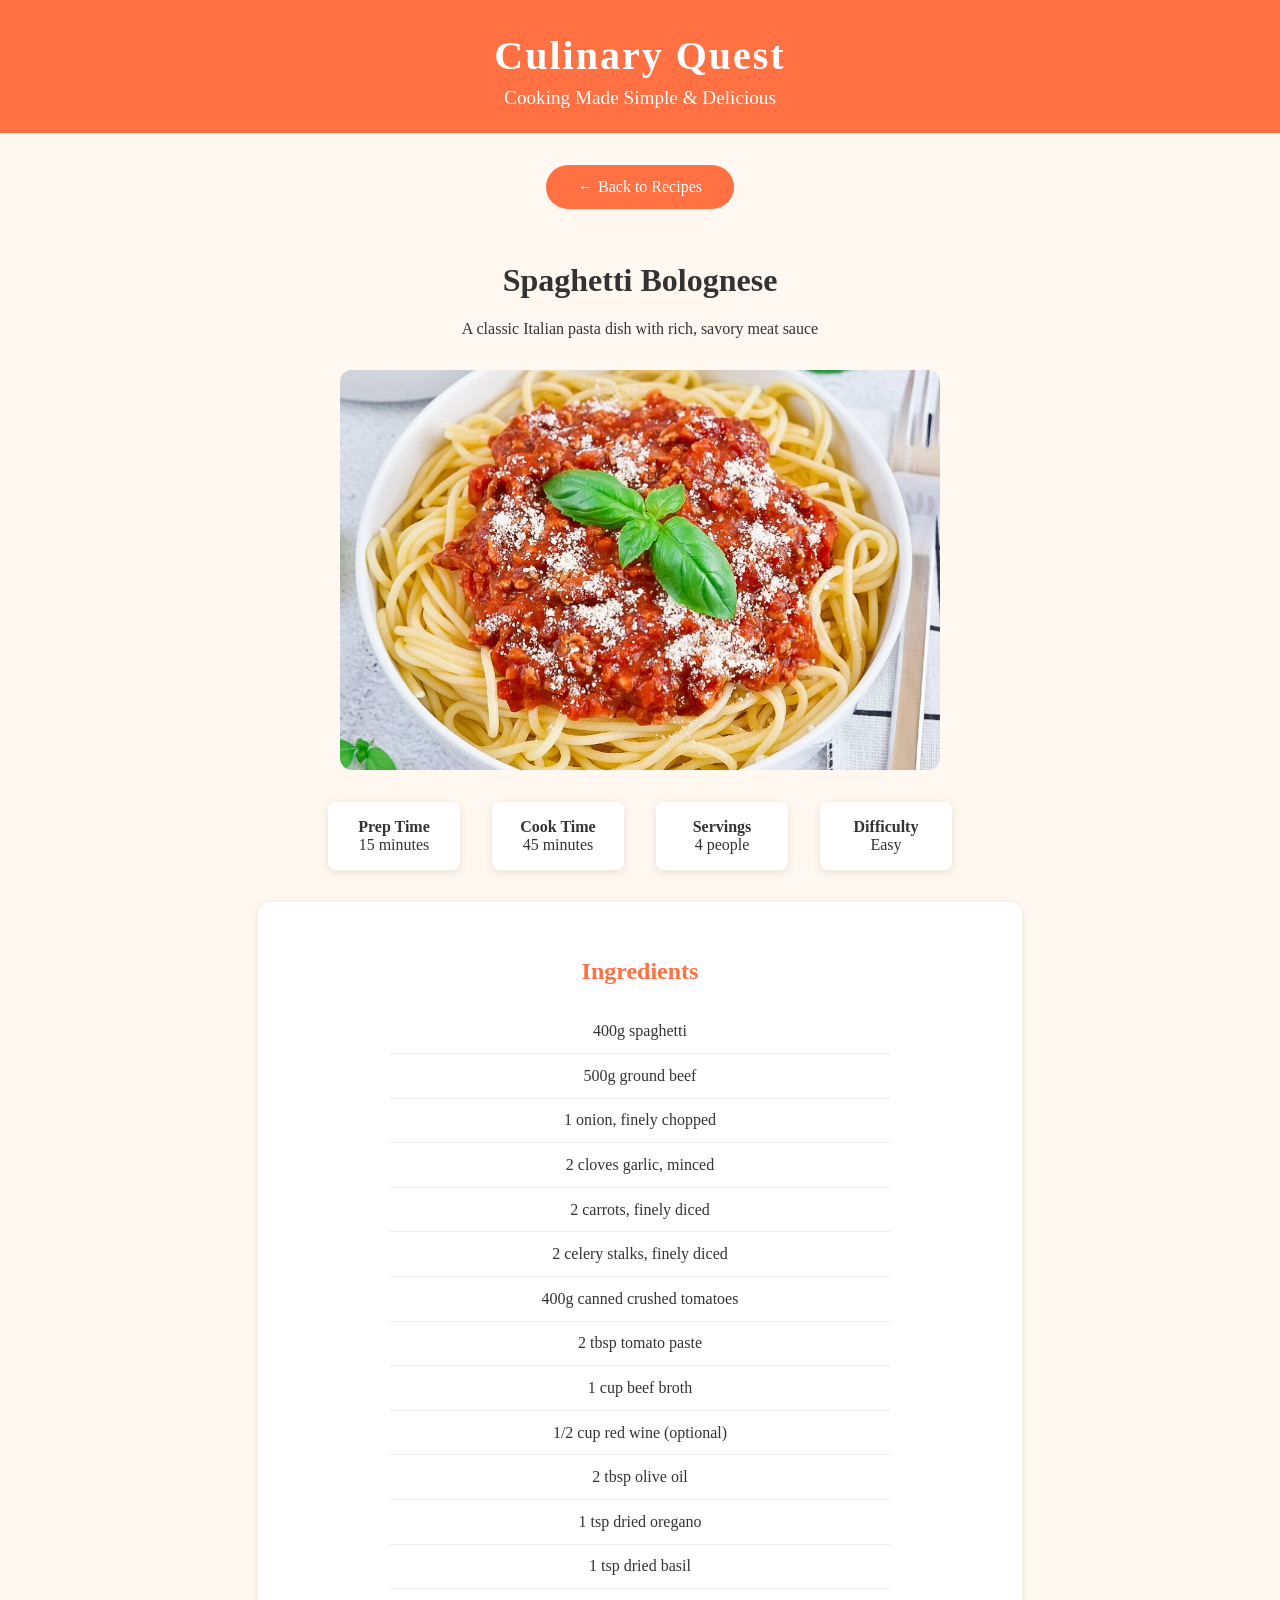
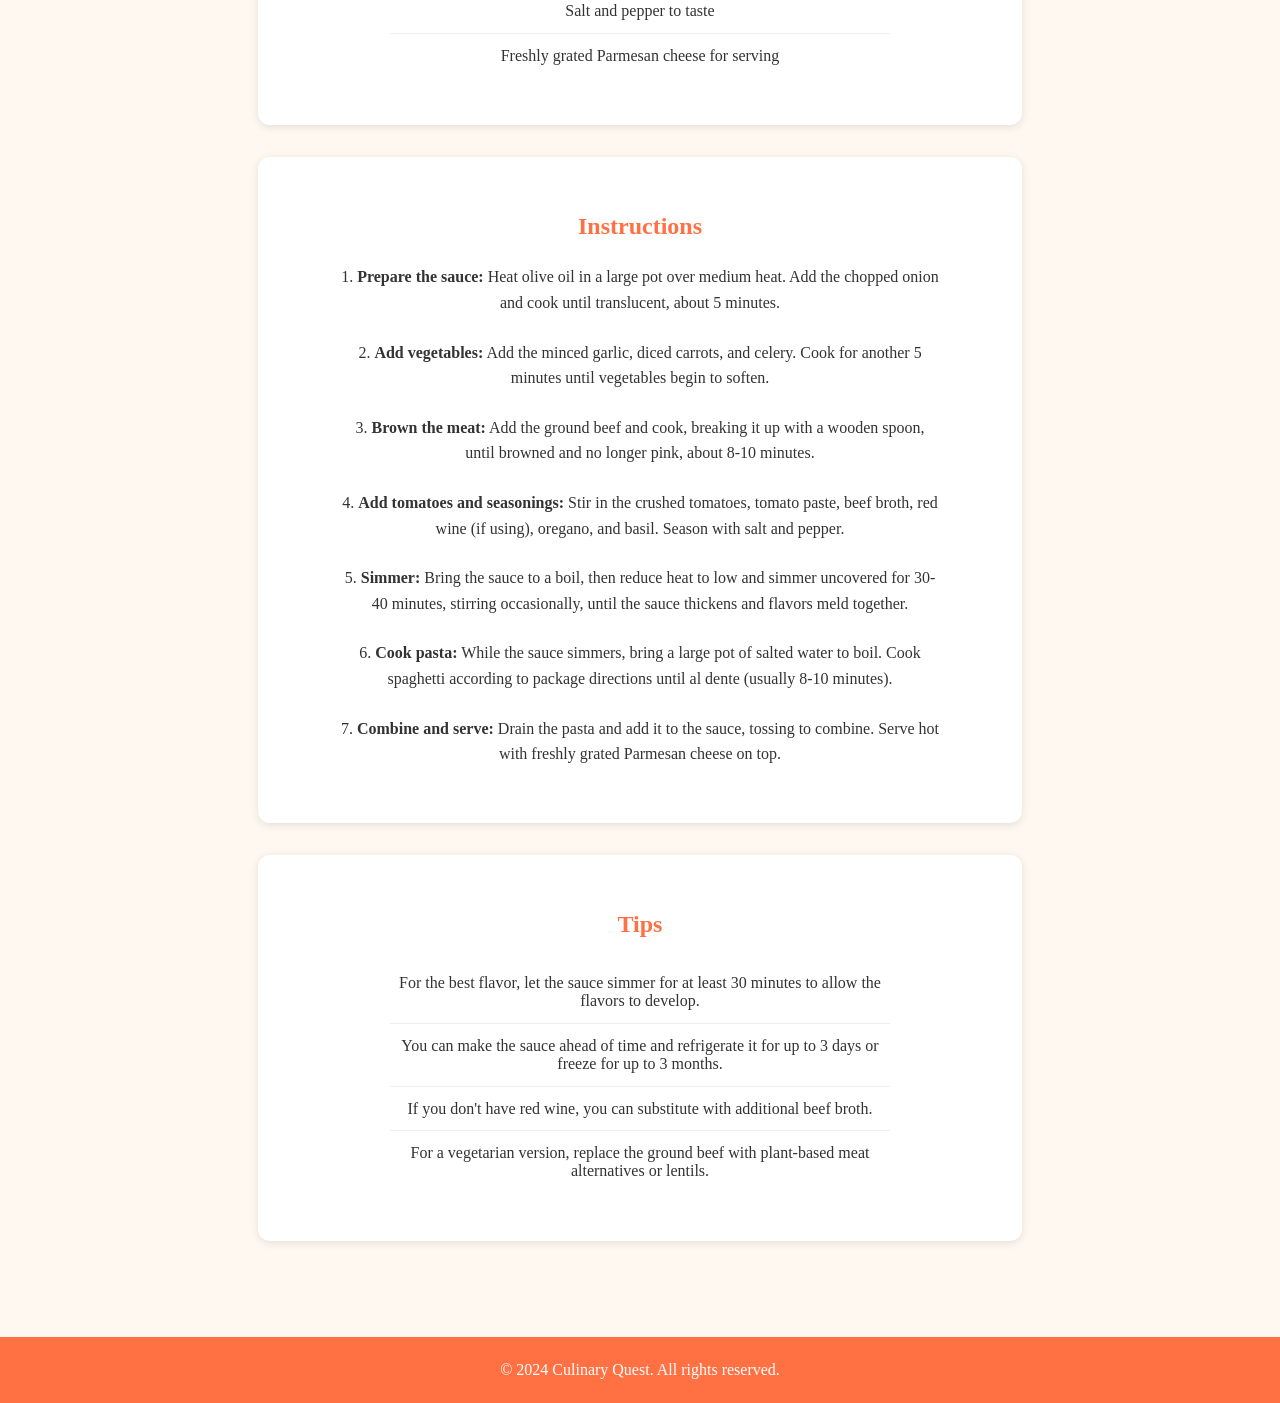
<file: spaghetti-bolognese.html>
<!DOCTYPE html>
<html lang="en">
<head>
  <meta charset="UTF-8">
  <meta name="viewport" content="width=device-width, initial-scale=1.0">
  <title>Spaghetti Bolognese Recipe - Culinary Quest</title>
  <link rel="stylesheet" href="style.css">
  <style>
    .recipe-page {
      max-width: 800px;
      margin: 0 auto;
      padding: 2rem 1rem;
      text-align: center;
    }
    
    .recipe-header {
      text-align: center;
      margin-bottom: 2rem;
    }
    
    .recipe-image {
      width: 100%;
      max-width: 600px;
      height: 400px;
      object-fit: cover;
      border-radius: 12px;
      margin: 0 auto 2rem auto;
      display: block;
    }
    
    .recipe-info {
      display: flex;
      justify-content: center;
      gap: 2rem;
      margin-bottom: 2rem;
      flex-wrap: wrap;
    }
    
    .info-item {
      text-align: center;
      background: #fff;
      padding: 1rem;
      border-radius: 8px;
      box-shadow: 0 2px 8px rgba(0,0,0,0.1);
      min-width: 100px;
    }
    
    .ingredients, .instructions {
      background: #fff;
      padding: 2rem;
      border-radius: 12px;
      margin: 0 auto 2rem auto;
      box-shadow: 0 2px 8px rgba(0,0,0,0.1);
      text-align: center;
      max-width: 700px;
      width: 100%;
    }
    
    .ingredients h3, .instructions h3 {
      color: #ff7043;
      margin-bottom: 1.5rem;
      text-align: center;
      font-size: 1.5rem;
    }
    
    .ingredients ul {
      list-style: none;
      padding: 0;
      text-align: center;
    }
    
    .ingredients li {
      padding: 0.8rem 0;
      border-bottom: 1px solid #eee;
      text-align: center;
      margin: 0 auto;
      max-width: 500px;
    }
    
    .ingredients li:last-child {
      border-bottom: none;
    }
    
    .instructions ol {
      padding-left: 0;
      text-align: center;
      list-style-position: inside;
    }
    
    .instructions li {
      margin-bottom: 1.5rem;
      line-height: 1.6;
      text-align: center;
      max-width: 600px;
      margin-left: auto;
      margin-right: auto;
    }
    
    .back-btn {
      display: inline-block;
      background: #ff7043;
      color: #fff;
      padding: 0.8rem 2rem;
      text-decoration: none;
      border-radius: 30px;
      margin-bottom: 2rem;
      transition: background 0.2s;
    }
    
    .back-btn:hover {
      background: #d84315;
    }
  </style>
</head>
<body>
  <header>
    <h1>Culinary Quest</h1>
    <p>Cooking Made Simple & Delicious</p>
  </header>

  <div class="recipe-page">
    <a href="cooking-landing.html" class="back-btn">← Back to Recipes</a>
    
    <div class="recipe-header">
      <h1>Spaghetti Bolognese</h1>
      <p>A classic Italian pasta dish with rich, savory meat sauce</p>
    </div>
    
    <img src="Images/Spaghetti-Bolognese-Rezept4.jpg" alt="Spaghetti Bolognese" class="recipe-image">
    
    <div class="recipe-info">
      <div class="info-item">
        <strong>Prep Time</strong><br>
        15 minutes
      </div>
      <div class="info-item">
        <strong>Cook Time</strong><br>
        45 minutes
      </div>
      <div class="info-item">
        <strong>Servings</strong><br>
        4 people
      </div>
      <div class="info-item">
        <strong>Difficulty</strong><br>
        Easy
      </div>
    </div>
    
    <div class="ingredients">
      <h3>Ingredients</h3>
      <ul>
        <li>400g spaghetti</li>
        <li>500g ground beef</li>
        <li>1 onion, finely chopped</li>
        <li>2 cloves garlic, minced</li>
        <li>2 carrots, finely diced</li>
        <li>2 celery stalks, finely diced</li>
        <li>400g canned crushed tomatoes</li>
        <li>2 tbsp tomato paste</li>
        <li>1 cup beef broth</li>
        <li>1/2 cup red wine (optional)</li>
        <li>2 tbsp olive oil</li>
        <li>1 tsp dried oregano</li>
        <li>1 tsp dried basil</li>
        <li>Salt and pepper to taste</li>
        <li>Freshly grated Parmesan cheese for serving</li>
      </ul>
    </div>
    
    <div class="instructions">
      <h3>Instructions</h3>
      <ol>
        <li><strong>Prepare the sauce:</strong> Heat olive oil in a large pot over medium heat. Add the chopped onion and cook until translucent, about 5 minutes.</li>
        
        <li><strong>Add vegetables:</strong> Add the minced garlic, diced carrots, and celery. Cook for another 5 minutes until vegetables begin to soften.</li>
        
        <li><strong>Brown the meat:</strong> Add the ground beef and cook, breaking it up with a wooden spoon, until browned and no longer pink, about 8-10 minutes.</li>
        
        <li><strong>Add tomatoes and seasonings:</strong> Stir in the crushed tomatoes, tomato paste, beef broth, red wine (if using), oregano, and basil. Season with salt and pepper.</li>
        
        <li><strong>Simmer:</strong> Bring the sauce to a boil, then reduce heat to low and simmer uncovered for 30-40 minutes, stirring occasionally, until the sauce thickens and flavors meld together.</li>
        
        <li><strong>Cook pasta:</strong> While the sauce simmers, bring a large pot of salted water to boil. Cook spaghetti according to package directions until al dente (usually 8-10 minutes).</li>
        
        <li><strong>Combine and serve:</strong> Drain the pasta and add it to the sauce, tossing to combine. Serve hot with freshly grated Parmesan cheese on top.</li>
      </ol>
    </div>
    
    <div class="ingredients">
      <h3>Tips</h3>
      <ul>
        <li>For the best flavor, let the sauce simmer for at least 30 minutes to allow the flavors to develop.</li>
        <li>You can make the sauce ahead of time and refrigerate it for up to 3 days or freeze for up to 3 months.</li>
        <li>If you don't have red wine, you can substitute with additional beef broth.</li>
        <li>For a vegetarian version, replace the ground beef with plant-based meat alternatives or lentils.</li>
      </ul>
    </div>
  </div>

  <footer>
    &copy; 2024 Culinary Quest. All rights reserved.
  </footer>
</body>
</html>
</file>
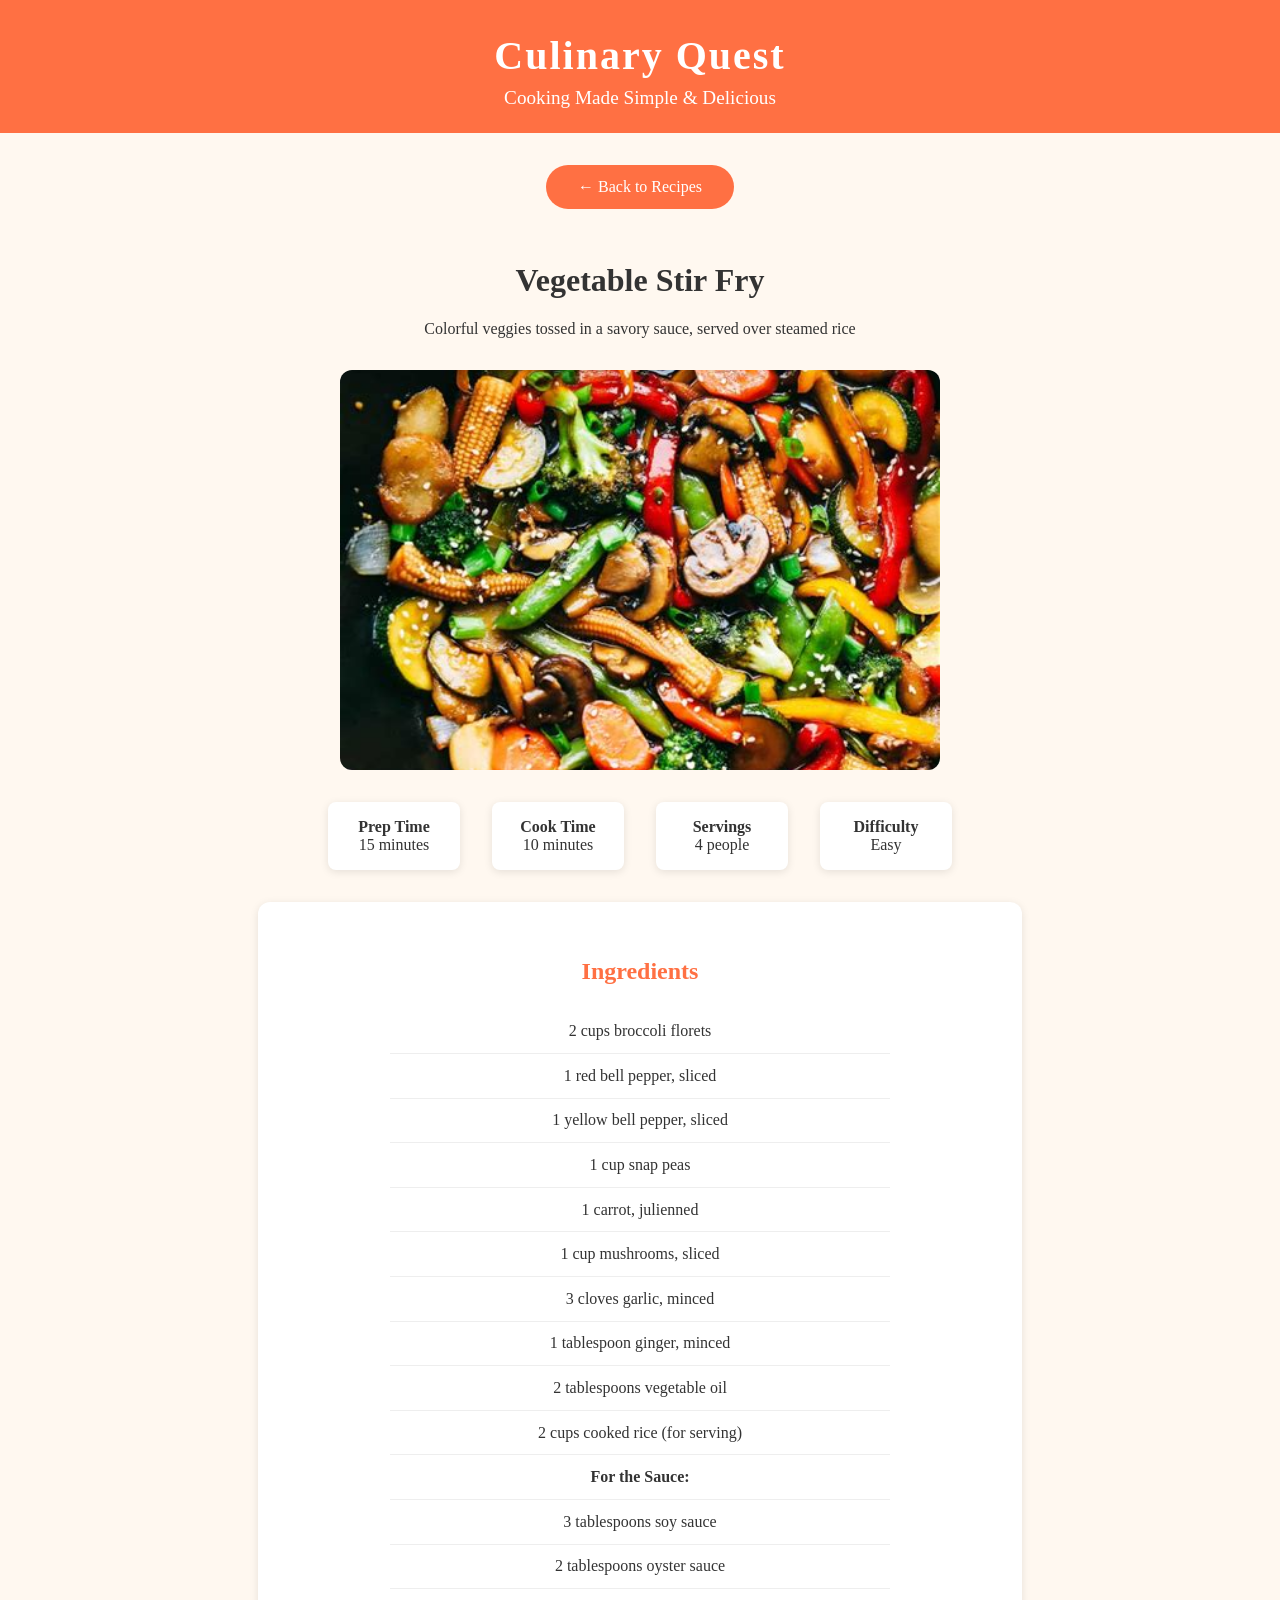
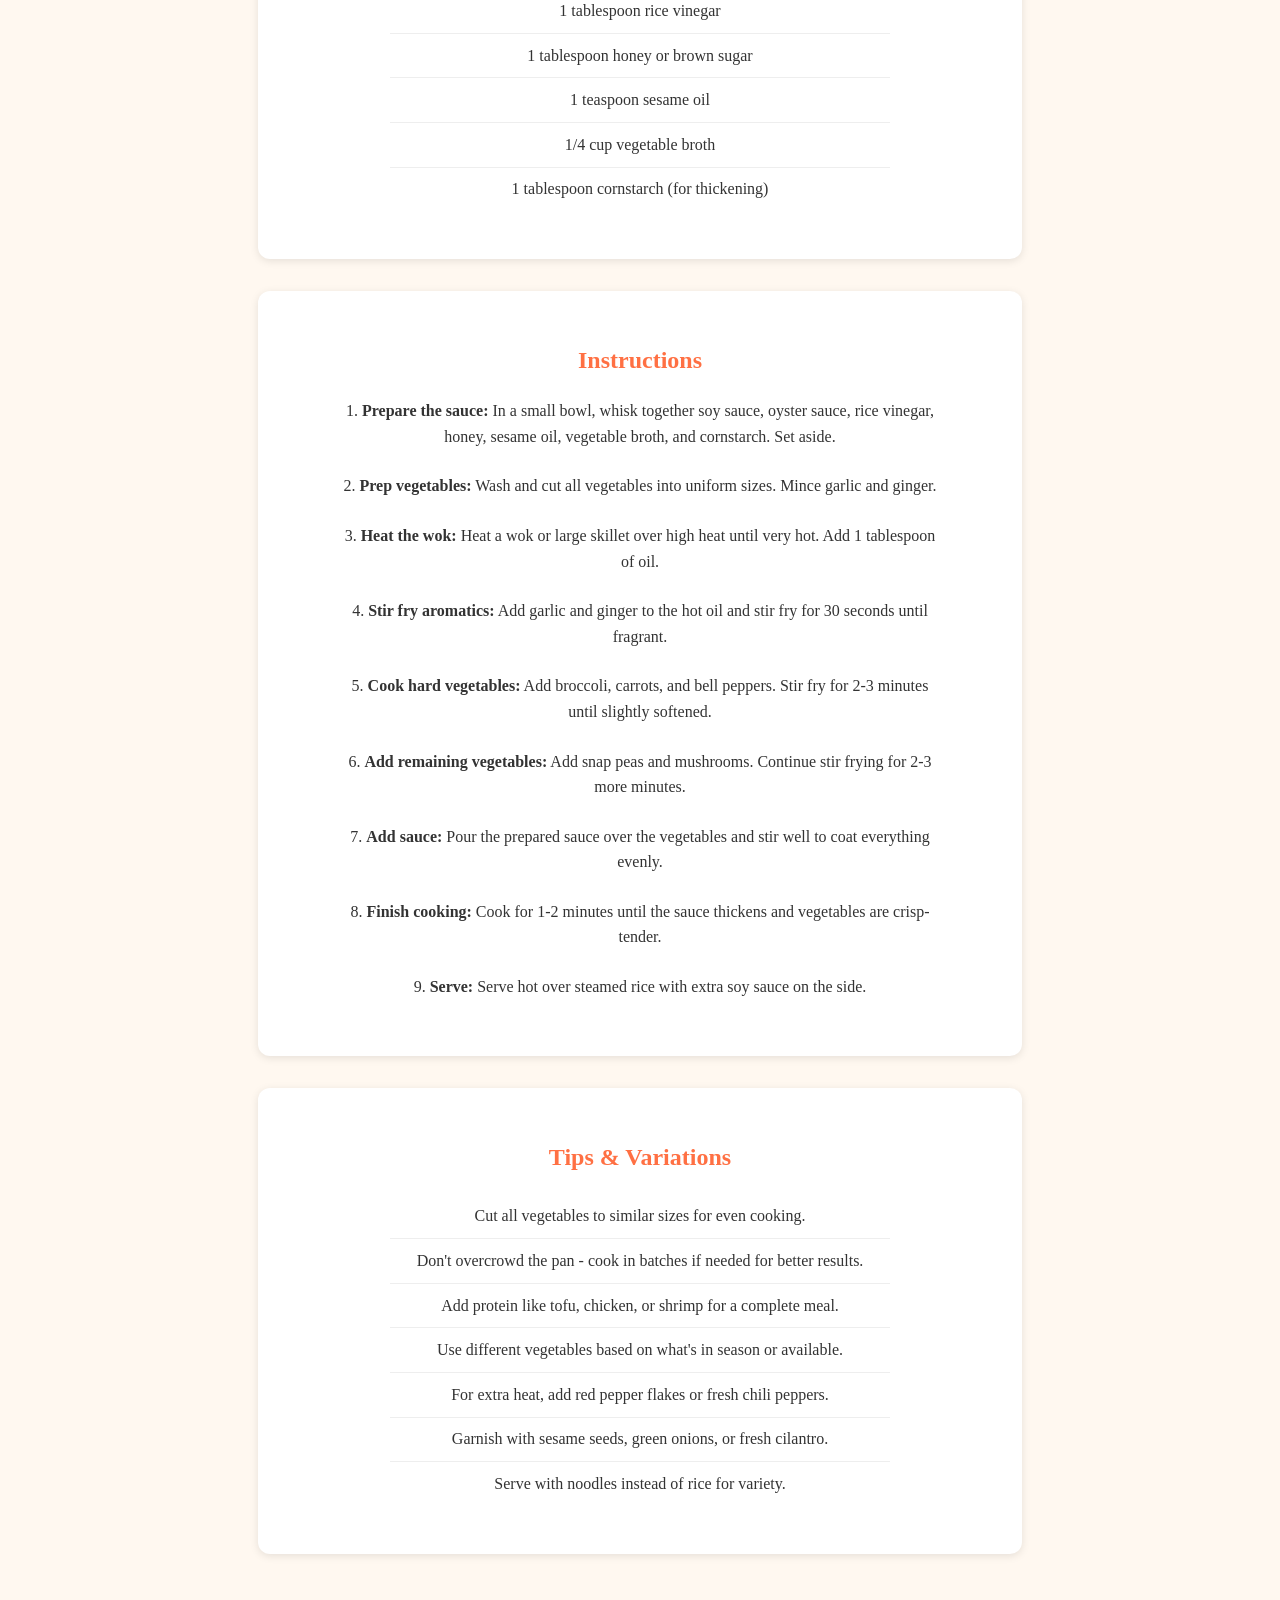
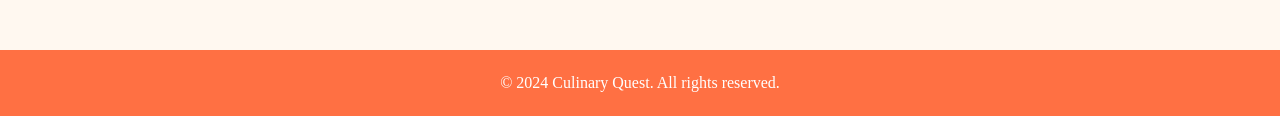
<file: vegetable-stir-fry.html>
<!DOCTYPE html>
<html lang="en">
<head>
  <meta charset="UTF-8">
  <meta name="viewport" content="width=device-width, initial-scale=1.0">
  <title>Vegetable Stir Fry Recipe - Culinary Quest</title>
  <link rel="stylesheet" href="style.css">
  <style>
    .recipe-page {
      max-width: 800px;
      margin: 0 auto;
      padding: 2rem 1rem;
      text-align: center;
    }
    
    .recipe-header {
      text-align: center;
      margin-bottom: 2rem;
    }
    
    .recipe-image {
      width: 100%;
      max-width: 600px;
      height: 400px;
      object-fit: cover;
      border-radius: 12px;
      margin: 0 auto 2rem auto;
      display: block;
    }
    
    .recipe-info {
      display: flex;
      justify-content: center;
      gap: 2rem;
      margin-bottom: 2rem;
      flex-wrap: wrap;
    }
    
    .info-item {
      text-align: center;
      background: #fff;
      padding: 1rem;
      border-radius: 8px;
      box-shadow: 0 2px 8px rgba(0,0,0,0.1);
      min-width: 100px;
    }
    
    .ingredients, .instructions {
      background: #fff;
      padding: 2rem;
      border-radius: 12px;
      margin: 0 auto 2rem auto;
      box-shadow: 0 2px 8px rgba(0,0,0,0.1);
      text-align: center;
      max-width: 700px;
      width: 100%;
    }
    
    .ingredients h3, .instructions h3 {
      color: #ff7043;
      margin-bottom: 1.5rem;
      text-align: center;
      font-size: 1.5rem;
    }
    
    .ingredients ul {
      list-style: none;
      padding: 0;
      text-align: center;
    }
    
    .ingredients li {
      padding: 0.8rem 0;
      border-bottom: 1px solid #eee;
      text-align: center;
      margin: 0 auto;
      max-width: 500px;
    }
    
    .ingredients li:last-child {
      border-bottom: none;
    }
    
    .instructions ol {
      padding-left: 0;
      text-align: center;
      list-style-position: inside;
    }
    
    .instructions li {
      margin-bottom: 1.5rem;
      line-height: 1.6;
      text-align: center;
      max-width: 600px;
      margin-left: auto;
      margin-right: auto;
    }
    
    .back-btn {
      display: inline-block;
      background: #ff7043;
      color: #fff;
      padding: 0.8rem 2rem;
      text-decoration: none;
      border-radius: 30px;
      margin-bottom: 2rem;
      transition: background 0.2s;
    }
    
    .back-btn:hover {
      background: #d84315;
    }
  </style>
</head>
<body>
  <header>
    <h1>Culinary Quest</h1>
    <p>Cooking Made Simple & Delicious</p>
  </header>

  <div class="recipe-page">
    <a href="cooking-landing.html" class="back-btn">← Back to Recipes</a>
    
    <div class="recipe-header">
      <h1>Vegetable Stir Fry</h1>
      <p>Colorful veggies tossed in a savory sauce, served over steamed rice</p>
    </div>
    
    <img src="Images/th.jpg" alt="Vegetable Stir Fry" class="recipe-image">
    
    <div class="recipe-info">
      <div class="info-item">
        <strong>Prep Time</strong><br>
        15 minutes
      </div>
      <div class="info-item">
        <strong>Cook Time</strong><br>
        10 minutes
      </div>
      <div class="info-item">
        <strong>Servings</strong><br>
        4 people
      </div>
      <div class="info-item">
        <strong>Difficulty</strong><br>
        Easy
      </div>
    </div>
    
    <div class="ingredients">
      <h3>Ingredients</h3>
      <ul>
        <li>2 cups broccoli florets</li>
        <li>1 red bell pepper, sliced</li>
        <li>1 yellow bell pepper, sliced</li>
        <li>1 cup snap peas</li>
        <li>1 carrot, julienned</li>
        <li>1 cup mushrooms, sliced</li>
        <li>3 cloves garlic, minced</li>
        <li>1 tablespoon ginger, minced</li>
        <li>2 tablespoons vegetable oil</li>
        <li>2 cups cooked rice (for serving)</li>
        <li><strong>For the Sauce:</strong></li>
        <li>3 tablespoons soy sauce</li>
        <li>2 tablespoons oyster sauce</li>
        <li>1 tablespoon rice vinegar</li>
        <li>1 tablespoon honey or brown sugar</li>
        <li>1 teaspoon sesame oil</li>
        <li>1/4 cup vegetable broth</li>
        <li>1 tablespoon cornstarch (for thickening)</li>
      </ul>
    </div>
    
    <div class="instructions">
      <h3>Instructions</h3>
      <ol>
        <li><strong>Prepare the sauce:</strong> In a small bowl, whisk together soy sauce, oyster sauce, rice vinegar, honey, sesame oil, vegetable broth, and cornstarch. Set aside.</li>
        
        <li><strong>Prep vegetables:</strong> Wash and cut all vegetables into uniform sizes. Mince garlic and ginger.</li>
        
        <li><strong>Heat the wok:</strong> Heat a wok or large skillet over high heat until very hot. Add 1 tablespoon of oil.</li>
        
        <li><strong>Stir fry aromatics:</strong> Add garlic and ginger to the hot oil and stir fry for 30 seconds until fragrant.</li>
        
        <li><strong>Cook hard vegetables:</strong> Add broccoli, carrots, and bell peppers. Stir fry for 2-3 minutes until slightly softened.</li>
        
        <li><strong>Add remaining vegetables:</strong> Add snap peas and mushrooms. Continue stir frying for 2-3 more minutes.</li>
        
        <li><strong>Add sauce:</strong> Pour the prepared sauce over the vegetables and stir well to coat everything evenly.</li>
        
        <li><strong>Finish cooking:</strong> Cook for 1-2 minutes until the sauce thickens and vegetables are crisp-tender.</li>
        
        <li><strong>Serve:</strong> Serve hot over steamed rice with extra soy sauce on the side.</li>
      </ol>
    </div>
    
    <div class="ingredients">
      <h3>Tips & Variations</h3>
      <ul>
        <li>Cut all vegetables to similar sizes for even cooking.</li>
        <li>Don't overcrowd the pan - cook in batches if needed for better results.</li>
        <li>Add protein like tofu, chicken, or shrimp for a complete meal.</li>
        <li>Use different vegetables based on what's in season or available.</li>
        <li>For extra heat, add red pepper flakes or fresh chili peppers.</li>
        <li>Garnish with sesame seeds, green onions, or fresh cilantro.</li>
        <li>Serve with noodles instead of rice for variety.</li>
      </ul>
    </div>
  </div>

  <footer>
    &copy; 2024 Culinary Quest. All rights reserved.
  </footer>
</body>
</html>
</file>
<file: style.css>
body {
  margin: 0; /* Removes default browser margin around the page */
  font-family:'Times New Roman', Arial, sans-serif; /* Sets the main font for the page */
  background: #fff8f0; /* Sets a light beige background color */
  color: #333; /* Sets the default text color to dark gray */
}
header {
  background: #ff7043; /* Sets a vibrant orange background for the header */
  color: #fff; /* Sets header text color to white */
  padding: 2rem 0 1.5rem 0; /* Adds space above and below header content */
  text-align: center; /* Centers the header content horizontally */
}
header h1 {
  margin: 0; /* Removes default margin from the h1 */
  font-size: 2.5rem; /* Makes the main heading large */
  letter-spacing: 2px; /* Adds space between letters for style */
}
header p {
  margin: 0.5rem 0 0 0; /* Adds space above the paragraph, none below */
  font-size: 1.2rem; /* Slightly larger font for the slogan */
}
.hero {
  color: #fff;
  height: auto;
  padding: 0;
  text-align: center;
  position: relative;
  overflow: visible;
  background: #000;
  margin-top: 0;
  display: flex;
  justify-content: center;
  align-items: center;
}

.hero-video {
  position: static;
  display: block;
  margin: 0 auto;
  width: 90vw;
  height: 250px;
  object-fit: contain;
  background: #000;
  border-radius: 18px;
  box-shadow: 0 4px 24px rgba(0,0,0,0.12);
}

.hero-content {
  position: static;
  z-index: 2;
  width: 100%;
  max-width: 700px;
  margin: 1rem auto 0 auto;
  text-align: center;
  background: rgba(255,255,255,0.95);
  color: #ff7043;
  border-radius: 16px;
  box-shadow: 0 2px 16px rgba(0,0,0,0.08);
  padding: 2rem 1rem 2rem 1rem;
}
.hero h2 {
  font-size: 2.2rem; /* Large subheading */
  margin-bottom: 1rem; /* Space below the heading */
}
.hero p {
  font-size: 1.2rem; /* Slightly larger paragraph text */
  margin-bottom: 2rem; /* Space below the paragraph */
}
.hero a {
  background: #ff7043; /* Orange background for the button */
  color: #fff; /* White text for the button */
  padding: 0.8rem 2rem; /* Padding inside the button */
  border-radius: 30px; /* Rounded button corners */
  text-decoration: none; /* Removes underline from link */
  font-weight: bold; /* Bold text for emphasis */
  font-size: 1rem; /* Standard button text size */
  transition: background 0.2s; /* Smooth background color transition on hover */
}
.hero a:hover {
  background: #d84315; /* Darker orange on hover */
}

.browse-btn {
  background: #ff7043;
  color: #fff;
  border: none;
  border-radius: 30px;
  padding: 0.8rem 2rem;
  font-size: 1.1rem;
  font-weight: bold;
  cursor: pointer;
  transition: background 0.2s, transform 0.2s;
  margin-top: 1rem;
  box-shadow: 0 2px 8px rgba(0,0,0,0.07);
}
.browse-btn:hover {
  background: #d84315;
  transform: translateY(-2px) scale(1.04);
}
main {
  max-width: 1100px; /* Limits main content width for readability */
  margin: 0 auto; /* Centers main content horizontally */
  padding: 2rem 1rem; /* Adds space inside the main area */
}
.section-title {
  font-size: 2rem; /* Large section headings */
  margin-bottom: 1rem; /* Space below the title */
  color: #ff7043; /* Orange color for section titles */
  text-align: center; /* Centers section titles */
}
.recipes {
  display: flex; /* Uses flexbox for layout */
  flex-wrap: wrap; /* Allows recipe cards to wrap to next line */
  gap: 2rem; /* Space between recipe cards */
  justify-content: center; /* Centers recipe cards horizontally */
  margin-bottom: 3rem; /* Space below the recipes section */
}
.recipe-card {
  background: #fff; /* White background for cards */
  border-radius: 12px; /* Rounded corners for cards */
  box-shadow: 0 2px 8px rgba(0,0,0,0.07); /* Subtle shadow for depth */
  overflow: hidden; /* Clips child elements to card border */
  width: 300px; /* Fixed width for each card */
  transition: transform 0.2s; /* Smooth transform on hover */
  cursor: pointer; /* Shows pointer cursor on hover */
}
.recipe-card:hover {
  transform: translateY(-5px) scale(1.03); /* Slightly lifts and enlarges card on hover */
}

.recipe-card a {
  display: block;
  text-decoration: none;
  color: inherit;
  width: 100%;
  height: 100%;
}
.recipe-card img {
  width: 100%; /* Image fills card width */
  height: 180px; /* Fixed image height */
  object-fit: cover; /* Crops image to fill area without distortion */
}
.recipe-card .card-content {
  padding: 1rem; /* Space inside card content */
}
.recipe-card h3 {
  margin: 0 0 0.5rem 0; /* Space below the recipe name */
  font-size: 1.2rem; /* Medium heading size */
  color: #ff7043; /* Orange for recipe names */
}
.about {
  background: #fff3e0; /* Light orange background for about section */
  border-radius: 10px; /* Rounded corners */
  padding: 2rem; /* Space inside about section */
  margin-bottom: 3rem; /* Space below about section */
  text-align: center; /* Centers about text */
}
.newsletter {
  background: #ffe0b2; /* Pale orange background for newsletter */
  border-radius: 10px; /* Rounded corners */
  padding: 2rem; /* Space inside newsletter section */
  text-align: center; /* Centers newsletter content */
}
.newsletter input[type="email"] {
  padding: 0.7rem; /* Space inside email input */
  border: none; /* Removes default border */
  border-radius: 20px; /* Rounded input corners */
  width: 220px; /* Fixed width for input */
  margin-right: 1rem; /* Space to the right of input */
  font-size: 1rem; /* Standard input text size */
}
.newsletter button {
  padding: 0.7rem 1.5rem; /* Space inside button */
  border: none; /* Removes default border */
  border-radius: 20px; /* Rounded button corners */
  background: #ff7043; /* Orange background for button */
  color: #fff; /* White button text */
  font-size: 1rem; /* Standard button text size */
  font-weight: bold; /* Bold button text */
  cursor: pointer; /* Shows pointer cursor on hover */
  transition: background 0.2s; /* Smooth background color transition on hover */
}
.newsletter button:hover {
  background: #d84315; /* Darker orange on hover */
}

/* Newsletter message styles */
.message {
  margin-top: 1rem; /* Space above the message */
  padding: 0.8rem; /* Space inside the message box */
  border-radius: 8px; /* Rounded corners for message box */
  font-weight: 500; /* Medium bold text */
  opacity: 0; /* Hidden by default */
  transition: opacity 0.3s ease; /* Smooth fade in/out */
}
.message.success {
  background: #d4edda; /* Light green background for success */
  color: #155724; /* Dark green text for success */
  border: 1px solid #c3e6cb; /* Green border for success */
  opacity: 1; /* Show message */
}
.message.error {
  background: #f8d7da; /* Light red background for error */
  color: #721c24; /* Dark red text for error */
  border: 1px solid #f5c6cb; /* Red border for error */
  opacity: 1; /* Show message */
}
.message.info {
  background: #d1ecf1; /* Light blue background for info */
  color: #0c5460; /* Dark blue text for info */
  border: 1px solid #bee5eb; /* Blue border for info */
  opacity: 1; /* Show message */
}
footer {
  text-align: center; /* Centers footer text */
  padding: 1.5rem 0; /* Space above and below footer */
  background: #ff7043; /* Orange background for footer */
  color: #fff; /* White footer text */
  margin-top: 2rem; /* Space above the footer */
}
@media (max-width: 900px) {
  .recipes {
    flex-direction: column; /* Stacks recipe cards vertically on small screens */
    align-items: center; /* Centers recipe cards on small screens */
  }
}
.cooking-tips {
  margin: 3rem auto;
  max-width: 900px;
  background: #fff;
  border-radius: 16px;
  box-shadow: 0 2px 16px rgba(0,0,0,0.07);
  padding: 2rem 1rem 2.5rem 1rem;
}
.tips-list {
  display: flex;
  flex-wrap: wrap;
  gap: 2rem;
  justify-content: center;
}
.tip {
  flex: 1 1 320px;
  min-width: 280px;
  max-width: 400px;
  background: #fff8f0;
  border-radius: 12px;
  box-shadow: 0 1px 8px rgba(0,0,0,0.05);
  padding: 1.5rem 1rem;
  margin: 0 auto;
}
.tip h3 {
  color: #ff7043;
  margin-bottom: 1rem;
  font-size: 1.2rem;
}
.tip ol {
  padding-left: 1.2rem;
  text-align: left;
}
.tip li {
  margin-bottom: 0.7rem;
  line-height: 1.5;
}
</file>
